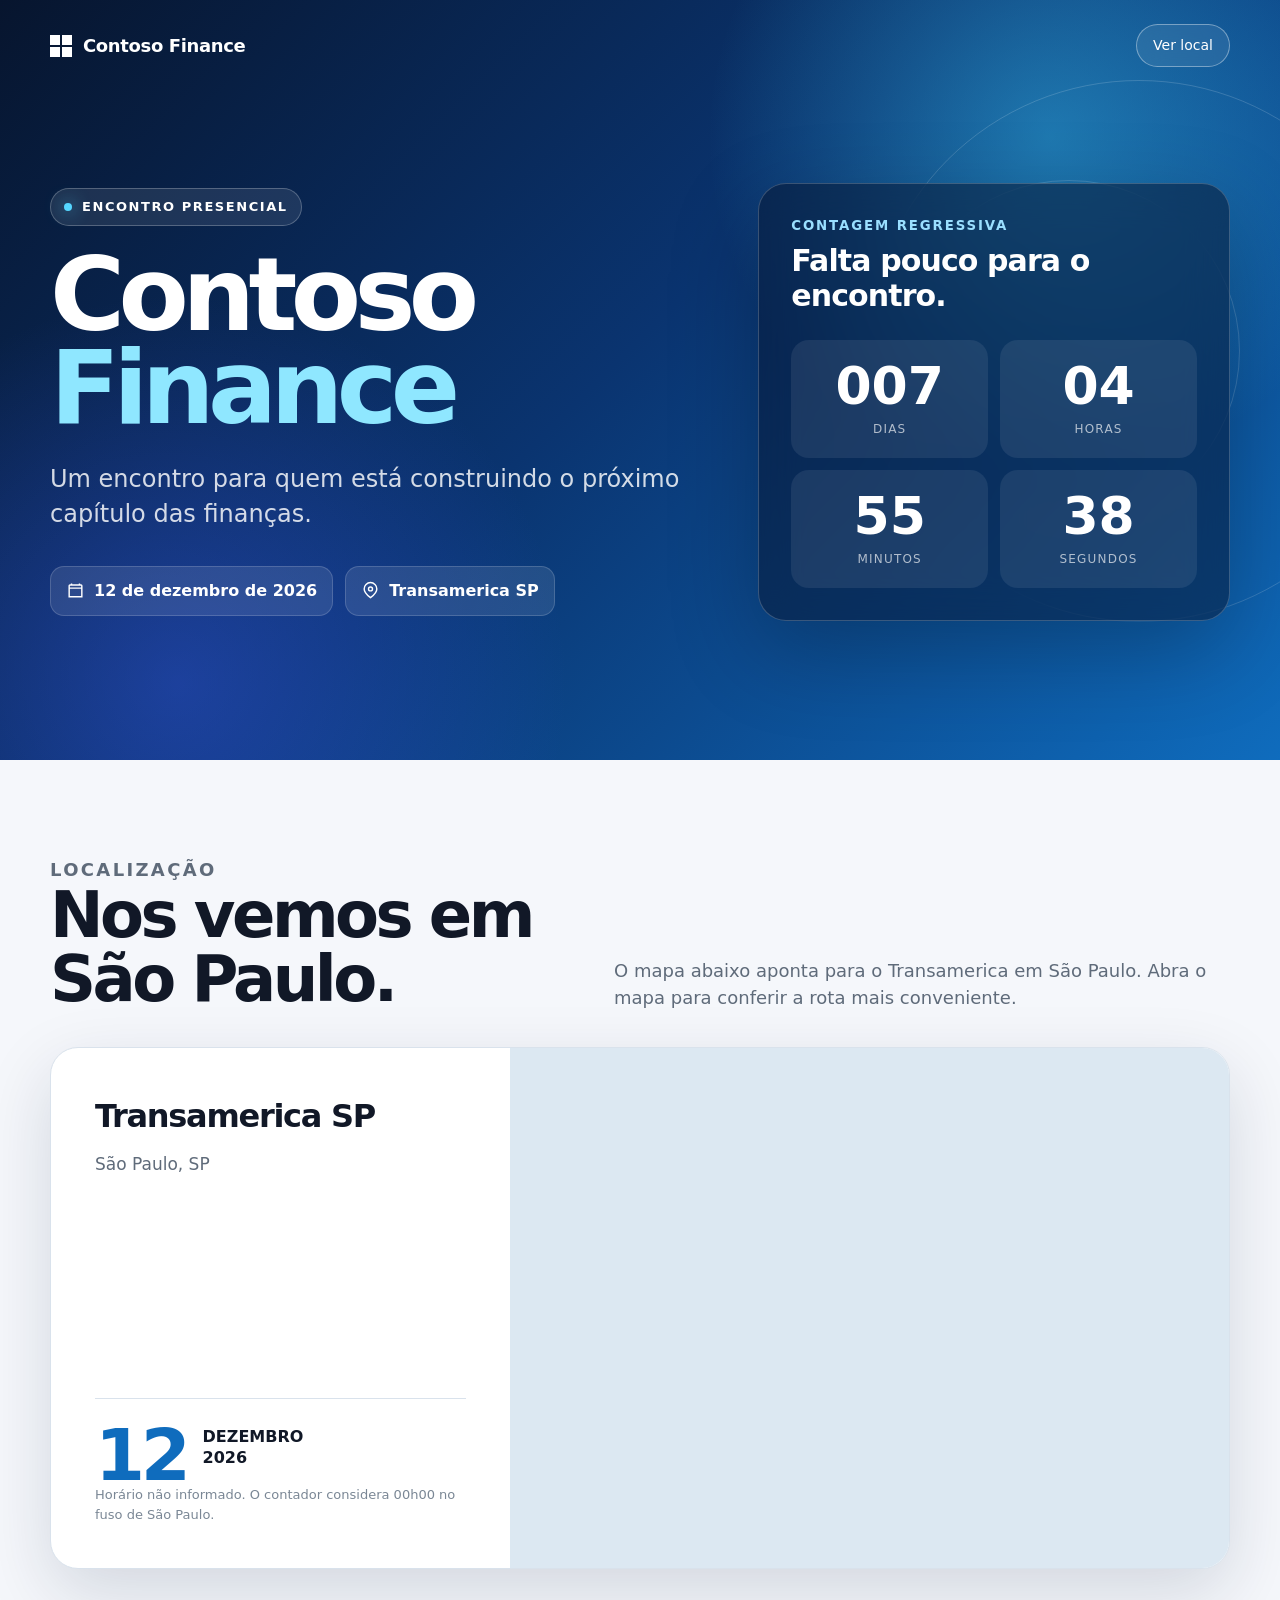
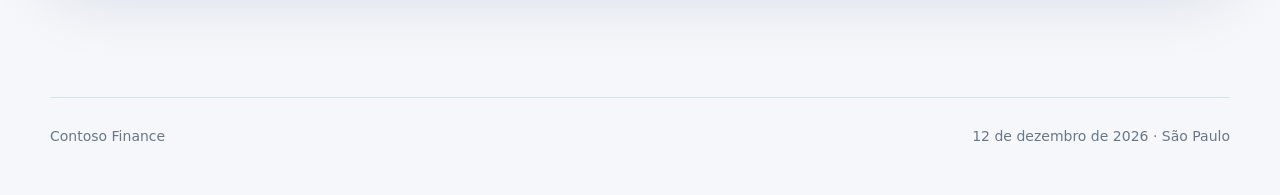
<file: pages/contoso-finance-2026/index.html>
<!doctype html>
<html lang="pt-BR">
<head>
  <meta charset="utf-8" />
  <meta name="viewport" content="width=device-width, initial-scale=1" />
  <meta name="theme-color" content="#0b1220" />
  <meta name="description" content="Contoso Finance, em 12 de dezembro de 2026, no Transamerica SP." />
  <title>Contoso Finance | 12 de dezembro</title>
  <style>
    :root{--blue:#0f6cbd;--cyan:#33b8e6;--ink:#111827;--muted:#5f6b7a;--line:#d9e2ec;--canvas:#f5f7fb;--radius:28px;--shadow:0 24px 70px rgba(7,25,54,.14)}
    *{box-sizing:border-box}html{scroll-behavior:smooth}body{margin:0;background:var(--canvas);color:var(--ink);font-family:"Segoe UI",SegoeUI,system-ui,-apple-system,BlinkMacSystemFont,Arial,sans-serif;line-height:1.5}a{color:inherit}.shell{width:min(1180px,calc(100% - 40px));margin-inline:auto}.topbar{position:absolute;inset:0 0 auto;z-index:3;padding:24px 0;color:#fff}.nav{display:flex;align-items:center;justify-content:space-between;gap:20px}.brand{display:flex;align-items:center;gap:11px;font-size:18px;font-weight:650;letter-spacing:-.02em}.mark{display:grid;grid-template-columns:repeat(2,10px);grid-template-rows:repeat(2,10px);gap:2px}.mark i{display:block;background:#fff}.nav a{font-size:14px;text-decoration:none;padding:10px 16px;border:1px solid rgba(255,255,255,.38);border-radius:999px;background:rgba(255,255,255,.08);backdrop-filter:blur(12px)}
    .hero{position:relative;min-height:760px;display:grid;align-items:center;overflow:hidden;color:#fff;background:radial-gradient(circle at 82% 18%,rgba(58,200,245,.42),transparent 28%),radial-gradient(circle at 14% 90%,rgba(64,95,255,.35),transparent 30%),linear-gradient(135deg,#07152e 0%,#0a3470 48%,#0f6cbd 100%)}.hero:before,.hero:after{content:"";position:absolute;border:1px solid rgba(255,255,255,.16);border-radius:50%}.hero:before{width:540px;height:540px;right:-130px;top:80px}.hero:after{width:340px;height:340px;right:40px;top:180px}.hero-grid{position:relative;z-index:2;display:grid;grid-template-columns:minmax(0,1.15fr) minmax(320px,.85fr);gap:70px;align-items:center;padding:128px 0 84px}.eyebrow{display:inline-flex;align-items:center;gap:10px;margin:0 0 22px;padding:8px 13px;border:1px solid rgba(255,255,255,.24);border-radius:999px;background:rgba(255,255,255,.09);font-size:13px;font-weight:700;letter-spacing:.12em;text-transform:uppercase}.dot{width:8px;height:8px;border-radius:50%;background:#55d6ff;box-shadow:0 0 18px #55d6ff}h1{max-width:760px;margin:0;font-size:clamp(56px,8vw,108px);line-height:.91;letter-spacing:-.065em;font-weight:720}h1 span{display:block;color:#8fe7ff}.lead{max-width:640px;margin:28px 0 0;font-size:clamp(18px,2vw,24px);line-height:1.45;color:rgba(255,255,255,.82)}.facts{display:flex;flex-wrap:wrap;gap:12px;margin-top:34px}.pill{display:flex;align-items:center;gap:9px;padding:12px 15px;border-radius:14px;background:rgba(255,255,255,.1);border:1px solid rgba(255,255,255,.16);font-weight:600}.pill svg{width:19px;height:19px}.count-card{position:relative;padding:32px;border:1px solid rgba(255,255,255,.2);border-radius:var(--radius);background:rgba(7,20,46,.52);box-shadow:0 30px 90px rgba(0,0,0,.24);backdrop-filter:blur(20px)}.count-card small{display:block;color:#9adfff;font-weight:700;letter-spacing:.14em;text-transform:uppercase}.count-card h2{margin:9px 0 27px;font-size:30px;line-height:1.15;letter-spacing:-.03em}.countdown{display:grid;grid-template-columns:repeat(2,1fr);gap:12px}.time{padding:20px 12px;border-radius:18px;background:rgba(255,255,255,.08);text-align:center}.time strong{display:block;font-size:clamp(34px,5vw,52px);line-height:1;font-variant-numeric:tabular-nums}.time span{display:block;margin-top:8px;color:rgba(255,255,255,.66);font-size:12px;text-transform:uppercase;letter-spacing:.1em}
    main{padding:96px 0}.section-head{display:grid;grid-template-columns:.9fr 1.1fr;gap:60px;margin-bottom:36px;align-items:end}.kicker{margin:0 0 8px;color:var(--blue);font-size:13px;font-weight:750;letter-spacing:.13em;text-transform:uppercase}.section-head h2{margin:0;font-size:clamp(38px,5vw,64px);line-height:1;letter-spacing:-.055em}.section-head p{margin:0;color:var(--muted);font-size:18px}.venue{display:grid;grid-template-columns:.78fr 1.22fr;min-height:520px;overflow:hidden;border:1px solid var(--line);border-radius:var(--radius);background:#fff;box-shadow:var(--shadow)}.venue-copy{display:flex;flex-direction:column;justify-content:space-between;padding:44px}.venue-copy h3{margin:0 0 12px;font-size:32px;letter-spacing:-.04em}.venue-copy p{margin:0;color:var(--muted);font-size:17px}.date-lock{margin-top:28px;padding-top:28px;border-top:1px solid var(--line)}.big-date{display:flex;align-items:flex-start;gap:16px}.big-date strong{font-size:72px;line-height:.8;color:var(--blue);letter-spacing:-.06em}.big-date span{font-weight:650;line-height:1.3}.map{min-height:440px;background:#dce8f2}.map iframe{display:block;width:100%;height:100%;min-height:520px;border:0;filter:saturate(.8) contrast(.96)}.note{margin-top:18px;font-size:13px!important;color:#7a8795!important}footer{padding:32px 0 48px;color:#6b7785}.foot{display:flex;justify-content:space-between;gap:20px;padding-top:28px;border-top:1px solid var(--line);font-size:14px}
    @media(max-width:860px){.shell{width:min(100% - 32px,1180px)}.hero{min-height:auto}.hero-grid{grid-template-columns:1fr;gap:44px;padding-top:132px}.count-card{max-width:560px}.section-head,.venue{grid-template-columns:1fr}.section-head{gap:18px}.venue-copy{min-height:390px}.map iframe{min-height:430px}.hero:before{right:-360px}.hero:after{right:-190px}}
    @media(max-width:520px){.shell{width:calc(100% - 24px)}.topbar{padding-top:18px}.nav a{display:none}.hero-grid{padding:112px 0 56px}.eyebrow{font-size:11px}h1{font-size:clamp(52px,18vw,78px)}.lead{font-size:18px}.facts{gap:8px}.pill{width:100%;padding:11px 13px}.count-card{padding:22px;border-radius:22px}.count-card h2{font-size:25px}.time{padding:17px 8px}.time strong{font-size:38px}main{padding:68px 0}.section-head h2{font-size:42px}.venue{border-radius:22px}.venue-copy{padding:28px;min-height:350px}.big-date strong{font-size:60px}.map iframe{min-height:360px}.foot{flex-direction:column}}
    @media(prefers-reduced-motion:reduce){html{scroll-behavior:auto}}
  </style>
</head>
<body>
  <header class="topbar"><div class="shell nav"><div class="brand"><span class="mark" aria-hidden="true"><i></i><i></i><i></i><i></i></span>Contoso Finance</div><a href="#local">Ver local</a></div></header>
  <section class="hero"><div class="shell hero-grid"><div><p class="eyebrow"><span class="dot"></span>Encontro presencial</p><h1>Contoso <span>Finance</span></h1><p class="lead">Um encontro para quem está construindo o próximo capítulo das finanças.</p><div class="facts"><div class="pill"><svg viewBox="0 0 24 24" fill="none" stroke="currentColor" stroke-width="1.8"><path d="M7 3v3m10-3v3M4 9h16M5 5h14a1 1 0 0 1 1 1v14H4V6a1 1 0 0 1 1-1Z"/></svg>12 de dezembro de 2026</div><div class="pill"><svg viewBox="0 0 24 24" fill="none" stroke="currentColor" stroke-width="1.8"><path d="M20 10c0 5-8 11-8 11S4 15 4 10a8 8 0 1 1 16 0Z"/><circle cx="12" cy="10" r="2.5"/></svg>Transamerica SP</div></div></div><aside class="count-card" aria-live="polite"><small>Contagem regressiva</small><h2>Falta pouco para o encontro.</h2><div class="countdown"><div class="time"><strong id="days">000</strong><span>dias</span></div><div class="time"><strong id="hours">00</strong><span>horas</span></div><div class="time"><strong id="minutes">00</strong><span>minutos</span></div><div class="time"><strong id="seconds">00</strong><span>segundos</span></div></div></aside></div></section>
  <main><div class="shell" id="local"><div class="section-head"><div><p class="kicker">Localização</p><h2>Nos vemos em São Paulo.</h2></div><p>O mapa abaixo aponta para o Transamerica em São Paulo. Abra o mapa para conferir a rota mais conveniente.</p></div><section class="venue"><div class="venue-copy"><div><h3>Transamerica SP</h3><p>São Paulo, SP</p></div><div class="date-lock"><div class="big-date"><strong>12</strong><span>DEZEMBRO<br>2026</span></div><p class="note">Horário não informado. O contador considera 00h00 no fuso de São Paulo.</p></div></div><div class="map"><iframe title="Mapa do Transamerica em São Paulo" loading="lazy" referrerpolicy="no-referrer-when-downgrade" src="https://www.google.com/maps?q=Transamerica%20SP&output=embed"></iframe></div></section></div></main>
  <footer><div class="shell foot"><span>Contoso Finance</span><span>12 de dezembro de 2026 · São Paulo</span></div></footer>
  <script>(()=>{const target=new Date('2026-12-12T00:00:00-03:00').getTime(),ids=['days','hours','minutes','seconds'];function tick(){const diff=Math.max(0,target-Date.now()),v=[Math.floor(diff/864e5),Math.floor(diff%864e5/36e5),Math.floor(diff%36e5/6e4),Math.floor(diff%6e4/1e3)];ids.forEach((id,i)=>document.getElementById(id).textContent=String(v[i]).padStart(i?2:3,'0'));if(diff===0)document.querySelector('.count-card h2').textContent='Hoje é o grande dia.'}tick();setInterval(tick,1000)})();</script>
</body>
</html>
</file>
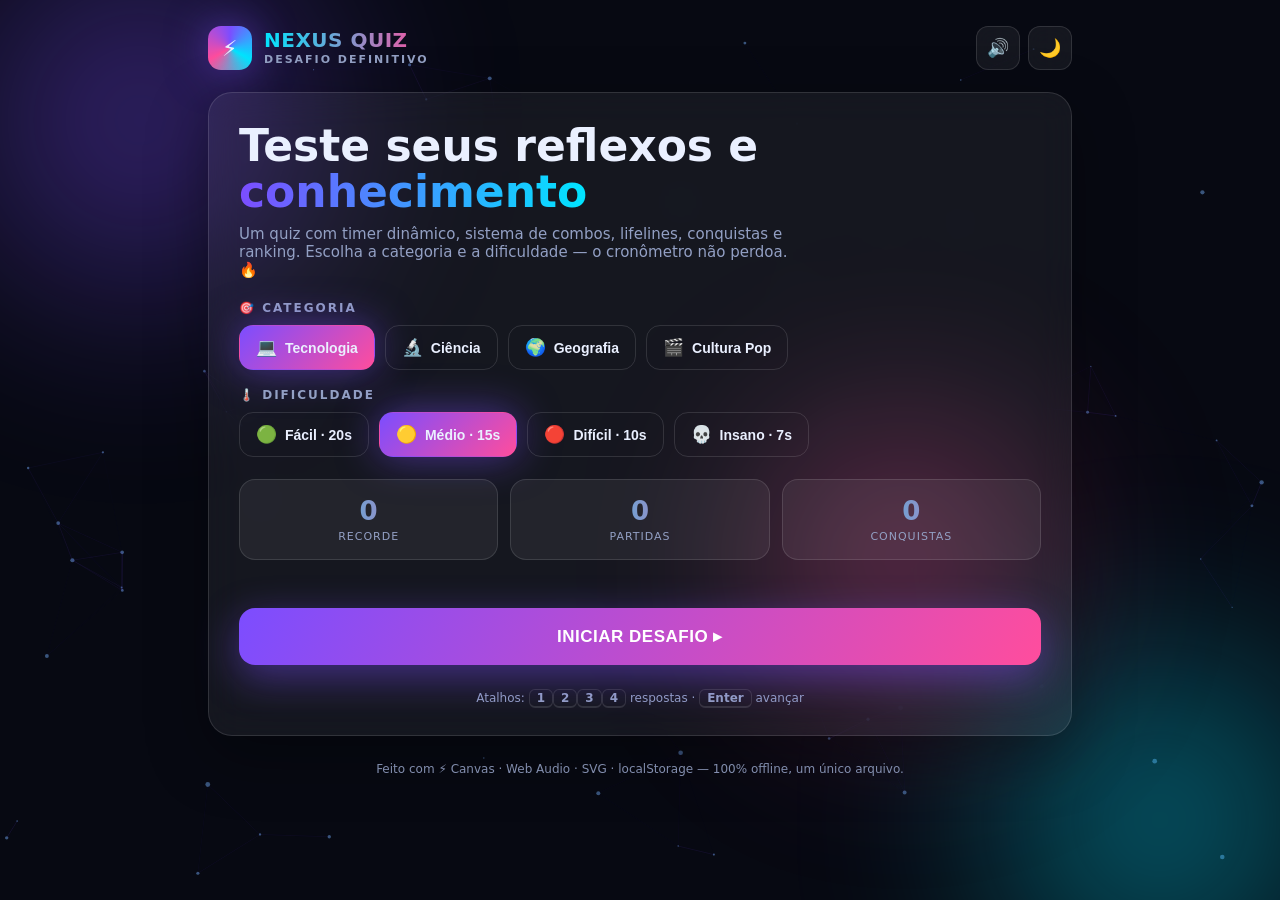
<file: pages/nexus-quiz/index.html>
<!DOCTYPE html>
<html lang="pt-BR">
<head>
<meta charset="UTF-8" />
<meta name="viewport" content="width=device-width, initial-scale=1.0" />
<title>NEXUS QUIZ · Desafio Definitivo</title>
<style>
:root{
  --bg:#070912; --bg2:#0d1023; --card:rgba(255,255,255,.06);
  --stroke:rgba(255,255,255,.12); --txt:#eaf0ff; --muted:#93a0c4;
  --c1:#7c4dff; --c2:#00e5ff; --c3:#ff4d9d; --ok:#26e6a5; --bad:#ff5470;
  --warn:#ffcf5c; --glow:0 0 40px rgba(124,77,255,.5);
}
[data-theme="light"]{
  --bg:#eef1fb; --bg2:#dfe4f7; --card:rgba(255,255,255,.7);
  --stroke:rgba(20,25,60,.12); --txt:#141a3a; --muted:#5b6690;
  --glow:0 0 40px rgba(124,77,255,.25);
}
*{box-sizing:border-box;margin:0;padding:0}
html,body{height:100%}
body{
  font-family:'Segoe UI',system-ui,-apple-system,sans-serif;
  background:var(--bg); color:var(--txt); overflow-x:hidden;
  transition:background .6s ease,color .4s ease;
  -webkit-font-smoothing:antialiased;
}
#bgCanvas{position:fixed;inset:0;z-index:0;opacity:.9}
.blob{position:fixed;border-radius:50%;filter:blur(90px);opacity:.5;z-index:0;pointer-events:none;animation:float 18s ease-in-out infinite}
.blob.a{width:520px;height:520px;background:radial-gradient(circle,var(--c1),transparent 70%);top:-140px;left:-120px}
.blob.b{width:480px;height:480px;background:radial-gradient(circle,var(--c2),transparent 70%);bottom:-160px;right:-120px;animation-delay:-6s}
.blob.c{width:400px;height:400px;background:radial-gradient(circle,var(--c3),transparent 70%);top:40%;left:55%;animation-delay:-11s}
@keyframes float{0%,100%{transform:translate(0,0) scale(1)}33%{transform:translate(60px,-40px) scale(1.1)}66%{transform:translate(-40px,50px) scale(.95)}}

.wrap{position:relative;z-index:2;max-width:900px;margin:0 auto;padding:26px 18px 60px;min-height:100vh}

/* Top bar */
.topbar{display:flex;align-items:center;justify-content:space-between;gap:12px;margin-bottom:22px}
.brand{display:flex;align-items:center;gap:12px;font-weight:800;letter-spacing:.5px}
.logo{width:44px;height:44px;border-radius:13px;display:grid;place-items:center;
  background:conic-gradient(from 0deg,var(--c1),var(--c2),var(--c3),var(--c1));
  box-shadow:var(--glow);animation:spin 8s linear infinite}
.logo span{font-size:22px}
@keyframes spin{to{transform:rotate(360deg)}}
.brand h1{font-size:20px;line-height:1;background:linear-gradient(90deg,var(--c2),var(--c3));-webkit-background-clip:text;background-clip:text;color:transparent}
.brand small{display:block;color:var(--muted);font-weight:600;font-size:11px;letter-spacing:2px;margin-top:3px}
.controls{display:flex;gap:8px}
.icon-btn{width:44px;height:44px;border-radius:12px;border:1px solid var(--stroke);background:var(--card);
  color:var(--txt);cursor:pointer;font-size:18px;display:grid;place-items:center;
  backdrop-filter:blur(12px);transition:transform .2s,background .3s}
.icon-btn:hover{transform:translateY(-2px) scale(1.05);background:rgba(124,77,255,.2)}
.icon-btn:active{transform:scale(.92)}

/* Glass panel */
.panel{background:var(--card);border:1px solid var(--stroke);border-radius:24px;
  padding:30px;backdrop-filter:blur(18px);box-shadow:0 20px 60px rgba(0,0,0,.35);
  animation:rise .6s cubic-bezier(.2,.8,.2,1)}
@keyframes rise{from{opacity:0;transform:translateY(24px)}to{opacity:1;transform:none}}

/* ===== Start screen ===== */
.hero h2{font-size:clamp(28px,5vw,44px);line-height:1.05;margin-bottom:10px}
.hero .grad{background:linear-gradient(90deg,var(--c1),var(--c2),var(--c3));-webkit-background-clip:text;background-clip:text;color:transparent;background-size:200%;animation:shine 5s linear infinite}
@keyframes shine{to{background-position:200%}}
.hero p{color:var(--muted);max-width:560px;margin-bottom:22px;font-size:15px}
.field-label{font-size:12px;letter-spacing:2px;color:var(--muted);text-transform:uppercase;margin:18px 0 10px;font-weight:700}
.chips{display:flex;flex-wrap:wrap;gap:10px}
.chip{border:1px solid var(--stroke);background:transparent;color:var(--txt);cursor:pointer;
  padding:11px 16px;border-radius:14px;font-size:14px;font-weight:600;display:flex;align-items:center;gap:8px;
  transition:all .25s}
.chip:hover{border-color:var(--c2);transform:translateY(-2px)}
.chip.on{background:linear-gradient(135deg,var(--c1),var(--c3));border-color:transparent;box-shadow:var(--glow)}
.chip .em{font-size:17px}
.diff-row{display:flex;gap:10px;flex-wrap:wrap}
.stat-cards{display:grid;grid-template-columns:repeat(3,1fr);gap:12px;margin:22px 0}
.mini{background:var(--card);border:1px solid var(--stroke);border-radius:16px;padding:16px;text-align:center}
.mini .n{font-size:26px;font-weight:800;background:linear-gradient(90deg,var(--c2),var(--c3));-webkit-background-clip:text;background-clip:text;color:transparent}
.mini .l{font-size:11px;color:var(--muted);letter-spacing:1px;text-transform:uppercase;margin-top:4px}
.cta{margin-top:26px;width:100%;border:none;cursor:pointer;color:#fff;font-size:17px;font-weight:800;letter-spacing:.5px;
  padding:18px;border-radius:16px;background:linear-gradient(120deg,var(--c1),var(--c3));position:relative;overflow:hidden;
  box-shadow:0 12px 40px rgba(124,77,255,.45);transition:transform .2s}
.cta:hover{transform:translateY(-3px)}
.cta:active{transform:scale(.98)}
.cta::after{content:'';position:absolute;top:0;left:-60%;width:40%;height:100%;
  background:linear-gradient(90deg,transparent,rgba(255,255,255,.45),transparent);animation:sweep 3s infinite}
@keyframes sweep{0%{left:-60%}60%,100%{left:130%}}

/* ===== HUD ===== */
.hud{display:flex;align-items:center;justify-content:space-between;gap:14px;margin-bottom:18px;flex-wrap:wrap}
.hud .left{display:flex;align-items:center;gap:14px}
.timer-ring{position:relative;width:64px;height:64px}
.timer-ring svg{transform:rotate(-90deg)}
.timer-ring .val{position:absolute;inset:0;display:grid;place-items:center;font-weight:800;font-size:20px}
.badge-pill{display:flex;align-items:center;gap:6px;background:var(--card);border:1px solid var(--stroke);
  padding:9px 14px;border-radius:30px;font-weight:700;font-size:14px}
.combo{background:linear-gradient(135deg,var(--warn),var(--c3));color:#111;border:none;
  box-shadow:0 0 24px rgba(255,207,92,.6);animation:pulse 1s ease-in-out infinite}
@keyframes pulse{0%,100%{transform:scale(1)}50%{transform:scale(1.06)}}
.score-num{font-variant-numeric:tabular-nums}

.progress-track{height:9px;border-radius:8px;background:var(--stroke);overflow:hidden;margin-bottom:22px}
.progress-fill{height:100%;width:0;border-radius:8px;background:linear-gradient(90deg,var(--c1),var(--c2),var(--c3));
  background-size:200%;animation:shine 3s linear infinite;transition:width .5s cubic-bezier(.2,.8,.2,1)}

/* Question */
.q-cat{display:inline-flex;align-items:center;gap:7px;font-size:12px;font-weight:700;letter-spacing:1px;
  color:var(--c2);text-transform:uppercase;margin-bottom:12px}
.q-text{font-size:clamp(20px,3.4vw,28px);font-weight:800;line-height:1.25;margin-bottom:24px}
.answers{display:grid;grid-template-columns:1fr 1fr;gap:14px}
@media(max-width:600px){.answers{grid-template-columns:1fr}.stat-cards{grid-template-columns:1fr}}
.ans{position:relative;text-align:left;cursor:pointer;border:1px solid var(--stroke);background:var(--card);
  color:var(--txt);padding:18px 18px 18px 56px;border-radius:16px;font-size:16px;font-weight:600;
  transition:transform .18s,border-color .25s,background .25s;transform-style:preserve-3d}
.ans:hover:not(:disabled){transform:translateY(-3px);border-color:var(--c2)}
.ans:disabled{cursor:default}
.ans .key{position:absolute;left:14px;top:50%;transform:translateY(-50%);width:30px;height:30px;border-radius:9px;
  display:grid;place-items:center;font-weight:800;font-size:14px;background:rgba(124,77,255,.25);border:1px solid var(--stroke)}
.ans.correct{background:linear-gradient(135deg,rgba(38,230,165,.25),rgba(38,230,165,.08));border-color:var(--ok);animation:pop .4s}
.ans.wrong{background:linear-gradient(135deg,rgba(255,84,112,.25),rgba(255,84,112,.08));border-color:var(--bad);animation:shake .4s}
.ans.correct .key{background:var(--ok);color:#04160f}
.ans.wrong .key{background:var(--bad);color:#2a0710}
.ans.faded{opacity:.28;filter:grayscale(.5)}
@keyframes pop{0%{transform:scale(1)}40%{transform:scale(1.04)}100%{transform:scale(1)}}
@keyframes shake{0%,100%{transform:translateX(0)}20%{transform:translateX(-8px)}40%{transform:translateX(8px)}60%{transform:translateX(-5px)}80%{transform:translateX(5px)}}

.lifelines{display:flex;gap:10px;margin-top:20px;flex-wrap:wrap}
.life{border:1px solid var(--stroke);background:var(--card);color:var(--txt);cursor:pointer;
  padding:11px 15px;border-radius:13px;font-weight:700;font-size:13px;display:flex;align-items:center;gap:7px;transition:all .2s}
.life:hover:not(:disabled){border-color:var(--c3);transform:translateY(-2px)}
.life:disabled{opacity:.35;cursor:not-allowed}

.explain{margin-top:18px;padding:16px 18px;border-radius:14px;border:1px dashed var(--stroke);
  background:rgba(0,229,255,.06);font-size:14px;color:var(--txt);display:none;animation:rise .4s}
.explain.show{display:block}
.explain b{color:var(--c2)}
.next-btn{margin-top:18px;float:right;border:none;cursor:pointer;color:#fff;font-weight:800;
  padding:14px 30px;border-radius:14px;background:linear-gradient(120deg,var(--c2),var(--c1));
  box-shadow:0 8px 30px rgba(0,229,255,.35);transition:transform .2s;display:none}
.next-btn.show{display:inline-block}
.next-btn:hover{transform:translateY(-2px)}

/* Toast / achievements */
.toast-wrap{position:fixed;top:20px;right:20px;z-index:50;display:flex;flex-direction:column;gap:10px}
.toast{display:flex;align-items:center;gap:12px;background:var(--bg2);border:1px solid var(--stroke);
  border-radius:14px;padding:14px 18px;box-shadow:0 12px 40px rgba(0,0,0,.4);
  animation:slideIn .5s cubic-bezier(.2,.9,.2,1);max-width:320px}
.toast .ic{font-size:26px}
.toast .tt{font-weight:800;font-size:14px}
.toast .ts{font-size:12px;color:var(--muted)}
@keyframes slideIn{from{transform:translateX(120%);opacity:0}to{transform:none;opacity:1}}
@keyframes slideOut{to{transform:translateX(120%);opacity:0}}

/* Results */
.result-head{text-align:center;margin-bottom:20px}
.donut{position:relative;width:200px;height:200px;margin:0 auto 10px}
.donut svg{transform:rotate(-90deg)}
.donut .center{position:absolute;inset:0;display:grid;place-items:center;text-align:center}
.donut .center .big{font-size:44px;font-weight:900;line-height:1;background:linear-gradient(90deg,var(--c2),var(--c3));-webkit-background-clip:text;background-clip:text;color:transparent}
.donut .center .sub{font-size:12px;color:var(--muted);letter-spacing:1px}
.rank-title{font-size:26px;font-weight:900;margin-top:6px}
.result-grid{display:grid;grid-template-columns:repeat(4,1fr);gap:12px;margin:22px 0}
@media(max-width:600px){.result-grid{grid-template-columns:repeat(2,1fr)}}
.review{margin-top:14px}
.review h3{font-size:13px;letter-spacing:2px;color:var(--muted);text-transform:uppercase;margin-bottom:12px}
.rev-item{display:flex;gap:12px;align-items:flex-start;padding:12px 14px;border-radius:12px;border:1px solid var(--stroke);margin-bottom:8px;font-size:14px}
.rev-item .dot{width:22px;height:22px;border-radius:50%;flex:0 0 22px;display:grid;place-items:center;font-size:12px;font-weight:800}
.dot.ok{background:var(--ok);color:#04160f}.dot.no{background:var(--bad);color:#2a0710}
.rev-item .qt{font-weight:700;margin-bottom:2px}
.rev-item .qa{color:var(--muted);font-size:12.5px}
.btn-row{display:flex;gap:12px;margin-top:22px;flex-wrap:wrap}
.btn-row button{flex:1;min-width:140px;border:none;cursor:pointer;font-weight:800;padding:16px;border-radius:14px;font-size:15px;transition:transform .2s}
.btn-primary{color:#fff;background:linear-gradient(120deg,var(--c1),var(--c3));box-shadow:0 10px 34px rgba(124,77,255,.4)}
.btn-ghost{color:var(--txt);background:var(--card);border:1px solid var(--stroke)!important}
.btn-row button:hover{transform:translateY(-2px)}

.leaderboard{margin-top:22px}
.lb-row{display:flex;align-items:center;gap:12px;padding:11px 14px;border-radius:12px;border:1px solid var(--stroke);margin-bottom:7px}
.lb-row .rk{width:30px;height:30px;border-radius:9px;display:grid;place-items:center;font-weight:800;background:var(--card)}
.lb-row.gold .rk{background:linear-gradient(135deg,#ffd76a,#ff9a3c);color:#3a2400}
.lb-row.silver .rk{background:linear-gradient(135deg,#dfe6f5,#a9b4d0);color:#22283a}
.lb-row.bronze .rk{background:linear-gradient(135deg,#e2a06a,#b06a34);color:#2a1608}
.lb-row .nm{flex:1;font-weight:700}
.lb-row .sc{font-weight:800;color:var(--c2)}
#confetti{position:fixed;inset:0;z-index:40;pointer-events:none}
.hidden{display:none!important}
.foot{text-align:center;color:var(--muted);font-size:12px;margin-top:26px}
.kbd{border:1px solid var(--stroke);border-bottom-width:2px;border-radius:6px;padding:1px 7px;font-size:12px;font-weight:700}
</style>
</head>
<body data-theme="dark">
<canvas id="bgCanvas"></canvas>
<div class="blob a"></div><div class="blob b"></div><div class="blob c"></div>
<canvas id="confetti"></canvas>
<div class="toast-wrap" id="toasts"></div>

<div class="wrap">
  <div class="topbar">
    <div class="brand">
      <div class="logo"><span>⚡</span></div>
      <div><h1>NEXUS QUIZ</h1><small>DESAFIO DEFINITIVO</small></div>
    </div>
    <div class="controls">
      <button class="icon-btn" id="soundBtn" title="Som">🔊</button>
      <button class="icon-btn" id="themeBtn" title="Tema">🌙</button>
    </div>
  </div>

  <!-- START -->
  <section id="start" class="panel hero">
    <h2>Teste seus reflexos e <span class="grad">conhecimento</span></h2>
    <p>Um quiz com timer dinâmico, sistema de combos, lifelines, conquistas e ranking. Escolha a categoria e a dificuldade — o cronômetro não perdoa. 🔥</p>

    <div class="field-label">🎯 Categoria</div>
    <div class="chips" id="catChips"></div>

    <div class="field-label">🌡️ Dificuldade</div>
    <div class="diff-row" id="diffRow"></div>

    <div class="stat-cards">
      <div class="mini"><div class="n" id="sBest">0</div><div class="l">Recorde</div></div>
      <div class="mini"><div class="n" id="sGames">0</div><div class="l">Partidas</div></div>
      <div class="mini"><div class="n" id="sBadges">0</div><div class="l">Conquistas</div></div>
    </div>

    <button class="cta" id="startBtn">INICIAR DESAFIO ▸</button>
    <div class="foot">Atalhos: <span class="kbd">1</span><span class="kbd">2</span><span class="kbd">3</span><span class="kbd">4</span> respostas · <span class="kbd">Enter</span> avançar</div>
  </section>

  <!-- GAME -->
  <section id="game" class="panel hidden">
    <div class="hud">
      <div class="left">
        <div class="timer-ring">
          <svg width="64" height="64"><circle cx="32" cy="32" r="28" stroke="rgba(255,255,255,.12)" stroke-width="6" fill="none"/>
          <circle id="timerArc" cx="32" cy="32" r="28" stroke="url(#g1)" stroke-width="6" fill="none" stroke-linecap="round" stroke-dasharray="176" stroke-dashoffset="0"/>
          <defs><linearGradient id="g1"><stop offset="0" stop-color="#00e5ff"/><stop offset="1" stop-color="#ff4d9d"/></linearGradient></defs></svg>
          <div class="val" id="timerVal">15</div>
        </div>
        <div class="badge-pill">🏅 <span class="score-num" id="hudScore">0</span></div>
      </div>
      <div class="left">
        <div class="badge-pill" id="streakPill">🔥 <span id="hudStreak">0</span></div>
        <div class="badge-pill" id="comboPill">⚡ x1</div>
      </div>
    </div>
    <div class="progress-track"><div class="progress-fill" id="prog"></div></div>

    <div class="q-cat" id="qCat">CATEGORIA</div>
    <div class="q-text" id="qText">Pergunta…</div>
    <div class="answers" id="answers"></div>

    <div class="lifelines">
      <button class="life" id="ll5050">✂️ 50/50</button>
      <button class="life" id="llTime">⏱️ +5s</button>
      <button class="life" id="llSkip">⏭️ Pular</button>
      <button class="life" id="llHint">💡 Dica</button>
    </div>

    <div class="explain" id="explain"></div>
    <button class="next-btn" id="nextBtn">Próxima ▸</button>
    <div style="clear:both"></div>
  </section>

  <!-- RESULT -->
  <section id="result" class="panel hidden">
    <div class="result-head">
      <div class="donut">
        <svg width="200" height="200"><circle cx="100" cy="100" r="86" stroke="rgba(255,255,255,.1)" stroke-width="16" fill="none"/>
        <circle id="donutArc" cx="100" cy="100" r="86" stroke="url(#g2)" stroke-width="16" fill="none" stroke-linecap="round" stroke-dasharray="540" stroke-dashoffset="540"/>
        <defs><linearGradient id="g2"><stop offset="0" stop-color="#7c4dff"/><stop offset=".5" stop-color="#00e5ff"/><stop offset="1" stop-color="#ff4d9d"/></linearGradient></defs></svg>
        <div class="center"><div><div class="big" id="rPct">0%</div><div class="sub">ACERTOS</div></div></div>
      </div>
      <div class="rank-title" id="rRank">—</div>
    </div>
    <div class="result-grid">
      <div class="mini"><div class="n" id="rScore">0</div><div class="l">Pontos</div></div>
      <div class="mini"><div class="n" id="rCorrect">0</div><div class="l">Corretas</div></div>
      <div class="mini"><div class="n" id="rStreak">0</div><div class="l">Maior sequência</div></div>
      <div class="mini"><div class="n" id="rTime">0s</div><div class="l">Tempo médio</div></div>
    </div>

    <div class="review"><h3>📋 Revisão</h3><div id="reviewList"></div></div>
    <div class="leaderboard"><h3 style="font-size:13px;letter-spacing:2px;color:var(--muted);text-transform:uppercase;margin-bottom:12px">🏆 Ranking local</h3><div id="lbList"></div></div>

    <div class="btn-row">
      <button class="btn-primary" id="againBtn">Jogar de novo ↻</button>
      <button class="btn-ghost" id="homeBtn">Menu inicial</button>
    </div>
  </section>

  <div class="foot">Feito com ⚡ Canvas · Web Audio · SVG · localStorage — 100% offline, um único arquivo.</div>
</div>

<script>
/* ================= DATA ================= */
const BANK = {
  tech:{name:"Tecnologia",emoji:"💻",q:[
    {q:"O que significa a sigla 'API'?",a:["Application Programming Interface","Advanced Program Integration","Applied Process Interface","Automated Protocol Instance"],c:0,e:"API = Application Programming Interface: contrato que permite softwares conversarem."},
    {q:"Qual estrutura de dados funciona no princípio LIFO?",a:["Fila","Pilha","Árvore","Grafo"],c:1,e:"Pilha (Stack) = Last In, First Out."},
    {q:"Qual empresa criou a linguagem TypeScript?",a:["Google","Meta","Microsoft","Oracle"],c:2,e:"TypeScript foi criado pela Microsoft em 2012."},
    {q:"Quantos bits há em 1 byte?",a:["4","8","16","32"],c:1,e:"1 byte = 8 bits."},
    {q:"O que o 'S' de HTTPS adiciona ao HTTP?",a:["Speed","Security","Sync","Session"],c:1,e:"O 'S' = Secure (via TLS/SSL)."},
    {q:"Qual algoritmo tem complexidade média O(n log n)?",a:["Bubble Sort","Insertion Sort","Merge Sort","Selection Sort"],c:2,e:"Merge Sort é O(n log n) em todos os casos."},
    {q:"Em Git, qual comando cria uma nova ramificação?",a:["git fork","git branch","git split","git new"],c:1,e:"'git branch <nome>' cria uma nova branch."},
    {q:"Qual protocolo resolve nomes de domínio em IPs?",a:["DHCP","FTP","DNS","SMTP"],c:2,e:"DNS = Domain Name System."}
  ]},
  science:{name:"Ciência",emoji:"🔬",q:[
    {q:"Qual é o elemento químico mais abundante no universo?",a:["Oxigênio","Hidrogênio","Hélio","Carbono"],c:1,e:"O hidrogênio compõe ~75% da matéria bariônica."},
    {q:"Quantos ossos tem o corpo humano adulto?",a:["186","206","226","246"],c:1,e:"São 206 ossos no adulto."},
    {q:"A velocidade da luz no vácuo é de aproximadamente:",a:["300 mil km/s","150 mil km/s","1 milhão km/s","30 mil km/s"],c:0,e:"≈ 299.792 km/s."},
    {q:"Qual planeta é conhecido como 'Planeta Vermelho'?",a:["Vênus","Júpiter","Marte","Saturno"],c:2,e:"Marte, pela oxidação de ferro na superfície."},
    {q:"Qual gás as plantas absorvem na fotossíntese?",a:["Oxigênio","Nitrogênio","Gás carbônico","Hidrogênio"],c:2,e:"Absorvem CO₂ e liberam O₂."},
    {q:"Quem propôs a teoria da relatividade?",a:["Newton","Einstein","Bohr","Tesla"],c:1,e:"Albert Einstein, 1905/1915."},
    {q:"Qual é a unidade de força no SI?",a:["Joule","Watt","Newton","Pascal"],c:2,e:"Newton (N) = kg·m/s²."},
    {q:"O DNA tem formato de:",a:["Hélice simples","Dupla hélice","Espiral triplo","Anel"],c:1,e:"Dupla hélice, descrita por Watson e Crick."}
  ]},
  geo:{name:"Geografia",emoji:"🌍",q:[
    {q:"Qual é o maior país do mundo em área?",a:["China","Canadá","Rússia","EUA"],c:2,e:"Rússia: ~17 milhões km²."},
    {q:"Qual rio é o mais extenso do mundo?",a:["Nilo","Amazonas","Yangtzé","Mississippi"],c:1,e:"O Amazonas é considerado o mais longo (~6.992 km)."},
    {q:"Qual a capital da Austrália?",a:["Sydney","Melbourne","Canberra","Perth"],c:2,e:"Canberra é a capital, não Sydney."},
    {q:"Quantos continentes existem?",a:["5","6","7","8"],c:2,e:"Modelo mais comum: 7 continentes."},
    {q:"Qual deserto é o maior quente do mundo?",a:["Gobi","Saara","Atacama","Kalahari"],c:1,e:"O Saara, ~9 milhões km²."},
    {q:"A Cordilheira dos Andes fica em qual continente?",a:["Ásia","África","América do Sul","Europa"],c:2,e:"América do Sul, maior cadeia continental."},
    {q:"Qual país tem mais fusos horários?",a:["EUA","Rússia","França","China"],c:2,e:"A França (com territórios ultramarinos) tem 12 fusos."},
    {q:"Qual oceano é o maior?",a:["Atlântico","Índico","Ártico","Pacífico"],c:3,e:"O Pacífico é o maior e mais profundo."}
  ]},
  culture:{name:"Cultura Pop",emoji:"🎬",q:[
    {q:"Quem dirigiu o filme 'A Origem' (Inception)?",a:["Spielberg","Nolan","Cameron","Tarantino"],c:1,e:"Christopher Nolan, 2010."},
    {q:"Qual banda lançou o álbum 'The Dark Side of the Moon'?",a:["Beatles","Queen","Pink Floyd","Led Zeppelin"],c:2,e:"Pink Floyd, 1973."},
    {q:"Em que país surgiu o gênero musical K-pop?",a:["Japão","China","Coreia do Sul","Tailândia"],c:2,e:"Coreia do Sul."},
    {q:"Qual super-herói é o 'Homem de Ferro'?",a:["Bruce Wayne","Tony Stark","Peter Parker","Clark Kent"],c:1,e:"Tony Stark."},
    {q:"Quantos filmes principais tem a saga Star Wars (episódios I-IX)?",a:["6","8","9","11"],c:2,e:"São 9 episódios na saga Skywalker."},
    {q:"Qual jogo popularizou o gênero 'battle royale' em massa?",a:["Minecraft","Fortnite","Roblox","FIFA"],c:1,e:"Fortnite explodiu o gênero em 2017."},
    {q:"Quem escreveu 'Harry Potter'?",a:["J.R.R. Tolkien","J.K. Rowling","George R.R. Martin","Rick Riordan"],c:1,e:"J.K. Rowling."},
    {q:"Qual é a série mais assistida da história da Netflix (2021)?",a:["Stranger Things","La Casa de Papel","Round 6","Wandinha"],c:2,e:"Round 6 (Squid Game) bateu recordes em 2021."}
  ]}
};
const DIFFS={
  facil:{name:"Fácil",emoji:"🟢",time:20,mult:1},
  medio:{name:"Médio",emoji:"🟡",time:15,mult:1.5},
  dificil:{name:"Difícil",emoji:"🔴",time:10,mult:2.2},
  insano:{name:"Insano",emoji:"💀",time:7,mult:3.5}
};
const RANKS=[[90,"🌟 LENDÁRIO"],[75,"🏆 MESTRE"],[60,"💎 EXPERT"],[40,"🎯 APRENDIZ"],[0,"🌱 INICIANTE"]];
const ACHIEVEMENTS={
  first:{ic:"🎯",t:"Primeiro Sangue",s:"Acertou a 1ª pergunta"},
  streak3:{ic:"🔥",t:"Em Chamas",s:"3 acertos seguidos"},
  streak5:{ic:"⚡",t:"Imparável",s:"5 acertos seguidos"},
  perfect:{ic:"👑",t:"Perfeição",s:"Gabaritou o quiz"},
  fast:{ic:"⏱️",t:"Reflexo Felino",s:"Resposta em <3s"},
  comeback:{ic:"💪",t:"Virada",s:"Acertou após errar 2x"},
  nolife:{ic:"🧘",t:"Purista",s:"Terminou sem usar lifelines"}
};

/* ================= STATE ================= */
const LS=(k,d)=>{try{return JSON.parse(localStorage.getItem(k))??d}catch{return d}};
const save=(k,v)=>localStorage.setItem(k,JSON.stringify(v));
let state={cat:"tech",diff:"medio",qs:[],i:0,score:0,streak:0,maxStreak:0,combo:1,correct:0,
  times:[],answered:false,timer:null,tleft:0,tstart:0,wrongs:0,usedLife:false,lifes:{},review:[],earned:new Set()};
let soundOn=LS("nx_sound",true);
let badges=LS("nx_badges",[]);

/* ================= AUDIO ================= */
let actx;
function beep(freq,dur=.12,type="sine",vol=.15){
  if(!soundOn)return;
  try{actx=actx||new (window.AudioContext||window.webkitAudioContext)();
  const o=actx.createOscillator(),g=actx.createGain();
  o.type=type;o.frequency.value=freq;o.connect(g);g.connect(actx.destination);
  g.gain.setValueAtTime(vol,actx.currentTime);
  g.gain.exponentialRampToValueAtTime(.0001,actx.currentTime+dur);
  o.start();o.stop(actx.currentTime+dur);}catch{}
}
const sCorrect=()=>{beep(660,.1,"sine",.16);setTimeout(()=>beep(880,.14,"sine",.16),90);};
const sWrong=()=>{beep(180,.25,"sawtooth",.12);};
const sTick=()=>beep(1200,.03,"square",.05);
const sClick=()=>beep(420,.05,"sine",.08);
const sWin=()=>{[523,659,784,1046].forEach((f,i)=>setTimeout(()=>beep(f,.18,"triangle",.16),i*120));};
const sBadge=()=>{[784,988,1318].forEach((f,i)=>setTimeout(()=>beep(f,.15,"triangle",.14),i*80));};

/* ================= BG PARTICLES ================= */
const bg=document.getElementById("bgCanvas"),bx=bg.getContext("2d");
let parts=[];
function sizeBg(){bg.width=innerWidth;bg.height=innerHeight;}
function initParts(){parts=[];for(let i=0;i<70;i++)parts.push({x:Math.random()*bg.width,y:Math.random()*bg.height,vx:(Math.random()-.5)*.4,vy:(Math.random()-.5)*.4,r:Math.random()*2+.5});}
function drawBg(){
  bx.clearRect(0,0,bg.width,bg.height);
  for(const p of parts){p.x+=p.vx;p.y+=p.vy;
    if(p.x<0||p.x>bg.width)p.vx*=-1;if(p.y<0||p.y>bg.height)p.vy*=-1;
    bx.beginPath();bx.arc(p.x,p.y,p.r,0,7);bx.fillStyle="rgba(120,180,255,.5)";bx.fill();}
  for(let i=0;i<parts.length;i++)for(let j=i+1;j<parts.length;j++){
    const a=parts[i],b=parts[j],d=Math.hypot(a.x-b.x,a.y-b.y);
    if(d<120){bx.beginPath();bx.moveTo(a.x,a.y);bx.lineTo(b.x,b.y);
      bx.strokeStyle=`rgba(124,77,255,${.14*(1-d/120)})`;bx.lineWidth=1;bx.stroke();}}
  requestAnimationFrame(drawBg);
}
addEventListener("resize",()=>{sizeBg();initParts();});
sizeBg();initParts();drawBg();

/* ================= CONFETTI ================= */
const cf=document.getElementById("confetti"),cfx=cf.getContext("2d");
let confs=[];
function sizeCf(){cf.width=innerWidth;cf.height=innerHeight;}
sizeCf();addEventListener("resize",sizeCf);
function burst(n=90,x=innerWidth/2,y=innerHeight/2){
  const cols=["#7c4dff","#00e5ff","#ff4d9d","#26e6a5","#ffcf5c"];
  for(let i=0;i<n;i++)confs.push({x,y,vx:(Math.random()-.5)*12,vy:Math.random()*-12-4,
    g:.3+Math.random()*.2,r:Math.random()*6+3,c:cols[i%cols.length],rot:Math.random()*6,vr:(Math.random()-.5)*.4,life:1});
}
function drawCf(){
  cfx.clearRect(0,0,cf.width,cf.height);
  confs=confs.filter(c=>c.life>0);
  for(const c of confs){c.vy+=c.g;c.x+=c.vx;c.y+=c.vy;c.rot+=c.vr;c.life-=.008;
    cfx.save();cfx.translate(c.x,c.y);cfx.rotate(c.rot);cfx.globalAlpha=Math.max(c.life,0);
    cfx.fillStyle=c.c;cfx.fillRect(-c.r/2,-c.r/2,c.r,c.r*1.6);cfx.restore();}
  requestAnimationFrame(drawCf);
}
drawCf();

/* ================= UI BUILD ================= */
const $=s=>document.querySelector(s);
function buildStart(){
  const cc=$("#catChips");cc.innerHTML="";
  Object.entries(BANK).forEach(([k,v])=>{
    const b=document.createElement("button");b.className="chip"+(state.cat===k?" on":"");
    b.innerHTML=`<span class="em">${v.emoji}</span>${v.name}`;
    b.onclick=()=>{state.cat=k;sClick();buildStart();};cc.appendChild(b);});
  const dr=$("#diffRow");dr.innerHTML="";
  Object.entries(DIFFS).forEach(([k,v])=>{
    const b=document.createElement("button");b.className="chip"+(state.diff===k?" on":"");
    b.innerHTML=`<span class="em">${v.emoji}</span>${v.name} · ${v.time}s`;
    b.onclick=()=>{state.diff=k;sClick();buildStart();};dr.appendChild(b);});
  $("#sBest").textContent=LS("nx_best",0);
  $("#sGames").textContent=LS("nx_games",0);
  $("#sBadges").textContent=badges.length;
}
buildStart();

/* ================= FLOW ================= */
function show(id){["start","game","result"].forEach(s=>$("#"+s).classList.toggle("hidden",s!==id));}

function startGame(){
  const pool=[...BANK[state.cat].q].sort(()=>Math.random()-.5).slice(0,8).map(o=>{
    const idx=[0,1,2,3];const corr=o.a[o.c];
    idx.sort(()=>Math.random()-.5);
    return{q:o.q,a:idx.map(i=>o.a[i]),c:idx.indexOf(o.c),e:o.e};
  });
  Object.assign(state,{qs:pool,i:0,score:0,streak:0,maxStreak:0,combo:1,correct:0,times:[],
    wrongs:0,usedLife:false,review:[],earned:new Set(),
    lifes:{ll5050:true,llTime:true,llSkip:true,llHint:true}});
  ["ll5050","llTime","llSkip","llHint"].forEach(id=>$("#"+id).disabled=false);
  show("game");sClick();renderQ();
}

function renderQ(){
  const q=state.qs[state.i];state.answered=false;
  $("#qCat").textContent=BANK[state.cat].emoji+" "+BANK[state.cat].name+" · "+(state.i+1)+"/"+state.qs.length;
  $("#qText").textContent=q.q;
  $("#prog").style.width=(state.i/state.qs.length*100)+"%";
  $("#explain").classList.remove("show");$("#explain").innerHTML="";
  $("#nextBtn").classList.remove("show");
  const wrap=$("#answers");wrap.innerHTML="";
  q.a.forEach((txt,idx)=>{
    const b=document.createElement("button");b.className="ans";b.dataset.i=idx;
    b.innerHTML=`<span class="key">${idx+1}</span>${txt}`;
    b.onclick=()=>answer(idx,b);wrap.appendChild(b);
  });
  startTimer();
}

function startTimer(){
  clearInterval(state.timer);
  const total=DIFFS[state.diff].time;state.tleft=total;state.tstart=Date.now();
  updateRing(total,total);$("#timerVal").textContent=total;
  state.timer=setInterval(()=>{
    state.tleft-=.1;
    if(state.tleft<=0){state.tleft=0;clearInterval(state.timer);timeout();return;}
    const disp=Math.ceil(state.tleft);
    if(disp!==+$("#timerVal").textContent){$("#timerVal").textContent=disp;if(disp<=3)sTick();}
    updateRing(state.tleft,total);
  },100);
}
function updateRing(left,total){
  const arc=$("#timerArc"),C=176;
  arc.style.strokeDashoffset=C*(1-left/total);
  const col=left/total>.5?"#00e5ff":left/total>.25?"#ffcf5c":"#ff5470";
  arc.style.stroke=col;$("#timerVal").style.color=col;
}

function answer(idx,btn){
  if(state.answered)return;state.answered=true;
  clearInterval(state.timer);
  const q=state.qs[state.i];
  const secs=(Date.now()-state.tstart)/1000;state.times.push(secs);
  document.querySelectorAll(".ans").forEach(b=>b.disabled=true);
  const correct=idx===q.c;
  document.querySelectorAll(".ans")[q.c].classList.add("correct");
  if(correct){
    btn.classList.add("correct");sCorrect();
    const base=100,speedBonus=Math.round(state.tleft*8),
      pts=Math.round((base+speedBonus)*DIFFS[state.diff].mult*state.combo);
    state.score+=pts;state.correct++;state.streak++;
    state.maxStreak=Math.max(state.maxStreak,state.streak);
    state.combo=Math.min(4,1+Math.floor(state.streak/2)*.5);
    animScore();bumpCombo();
    const r=btn.getBoundingClientRect();burst(40,r.left+r.width/2,r.top);
    if(state.correct===1)earn("first");
    if(state.streak===3)earn("streak3");
    if(state.streak===5)earn("streak5");
    if(secs<3)earn("fast");
    if(state.wrongs>=2&&state.streak>=1)earn("comeback");
    showExplain(q,true,pts);
  }else{
    btn.classList.add("wrong");sWrong();navigator.vibrate&&navigator.vibrate(120);
    state.streak=0;state.combo=1;state.wrongs++;bumpCombo();
    showExplain(q,false,0);
  }
  state.review.push({q:q.q,ok:correct,your:idx===-1?"—":q.a[idx],right:q.a[q.c]});
  $("#hudStreak").textContent=state.streak;$("#hudScore").textContent=state.score;
  $("#prog").style.width=((state.i+1)/state.qs.length*100)+"%";
  $("#nextBtn").classList.add("show");
}
function timeout(){
  if(state.answered)return;state.answered=true;
  const q=state.qs[state.i];state.times.push(DIFFS[state.diff].time);
  document.querySelectorAll(".ans").forEach(b=>b.disabled=true);
  document.querySelectorAll(".ans")[q.c].classList.add("correct");
  sWrong();state.streak=0;state.combo=1;state.wrongs++;bumpCombo();
  state.review.push({q:q.q,ok:false,your:"⏱️ Tempo esgotado",right:q.a[q.c]});
  $("#hudStreak").textContent=0;
  showExplain(q,false,0);$("#nextBtn").classList.add("show");
}
function showExplain(q,ok,pts){
  const e=$("#explain");
  e.innerHTML=(ok?`<b>✅ +${pts} pts!</b> `:`<b>❌ Resposta certa:</b> ${q.a[q.c]}. `)+q.e;
  e.classList.add("show");
}
function bumpCombo(){
  const p=$("#comboPill");p.textContent="⚡ x"+state.combo;
  p.classList.toggle("combo",state.combo>1);
}
function animScore(){
  const el=$("#hudScore"),from=+el.textContent,to=state.score,t0=performance.now();
  (function tick(t){const k=Math.min(1,(t-t0)/400);
    el.textContent=Math.round(from+(to-from)*(1-Math.pow(1-k,3)));
    if(k<1)requestAnimationFrame(tick);})(t0);
}
function nextQ(){
  sClick();
  if(state.i<state.qs.length-1){state.i++;renderQ();}
  else finish();
}

/* ===== Lifelines ===== */
function useLife(id){state.usedLife=true;$("#"+id).disabled=true;state.lifes[id]=false;sClick();}
$("#ll5050").onclick=()=>{if(state.answered||!state.lifes.ll5050)return;useLife("ll5050");
  const q=state.qs[state.i];const wrong=[0,1,2,3].filter(i=>i!==q.c).sort(()=>Math.random()-.5).slice(0,2);
  document.querySelectorAll(".ans").forEach(b=>{if(wrong.includes(+b.dataset.i)){b.classList.add("faded");b.disabled=true;}});};
$("#llTime").onclick=()=>{if(state.answered||!state.lifes.llTime)return;useLife("llTime");
  state.tleft+=5;$("#timerVal").textContent=Math.ceil(state.tleft);beep(900,.15);};
$("#llSkip").onclick=()=>{if(state.answered||!state.lifes.llSkip)return;useLife("llSkip");
  clearInterval(state.timer);state.answered=true;const q=state.qs[state.i];
  state.review.push({q:q.q,ok:false,your:"⏭️ Pulada",right:q.a[q.c]});
  state.streak=0;state.combo=1;bumpCombo();nextQ();};
$("#llHint").onclick=()=>{if(state.answered||!state.lifes.llHint)return;useLife("llHint");
  const e=$("#explain");e.innerHTML="💡 <b>Dica:</b> "+state.qs[state.i].e.split(":")[0]+"…";e.classList.add("show");};

/* ===== Achievements ===== */
function earn(key){
  if(state.earned.has(key))return;state.earned.add(key);
  const a=ACHIEVEMENTS[key];toast(a.ic,a.t,a.s);sBadge();
  if(!badges.includes(key)){badges.push(key);save("nx_badges",badges);}
}
function toast(ic,t,s){
  const el=document.createElement("div");el.className="toast";
  el.innerHTML=`<div class="ic">${ic}</div><div><div class="tt">${t}</div><div class="ts">${s}</div></div>`;
  $("#toasts").appendChild(el);
  setTimeout(()=>{el.style.animation="slideOut .4s forwards";setTimeout(()=>el.remove(),400);},3200);
}

/* ===== Finish / Results ===== */
function finish(){
  clearInterval(state.timer);
  const total=state.qs.length,pct=Math.round(state.correct/total*100);
  if(pct===100)earn("perfect");
  if(!state.usedLife)earn("nolife");
  save("nx_games",LS("nx_games",0)+1);
  if(state.score>LS("nx_best",0))save("nx_best",state.score);
  let lb=LS("nx_lb",[]);
  lb.push({n:"Você",s:state.score,d:DIFFS[state.diff].emoji,when:Date.now()});
  lb.sort((a,b)=>b.s-a.s);lb=lb.slice(0,7);save("nx_lb",lb);

  show("result");sWin();burst(160);
  $("#rPct").textContent=pct+"%";
  const rank=RANKS.find(r=>pct>=r[0])[1];$("#rRank").textContent=rank;
  $("#rScore").textContent=state.score;
  $("#rCorrect").textContent=state.correct+"/"+total;
  $("#rStreak").textContent=state.maxStreak;
  const avg=state.times.reduce((a,b)=>a+b,0)/state.times.length;
  $("#rTime").textContent=avg.toFixed(1)+"s";
  const arc=$("#donutArc"),C=540,t0=performance.now();
  (function tick(t){const k=Math.min(1,(t-t0)/900);
    arc.style.strokeDashoffset=C*(1-(pct/100)*(1-Math.pow(1-k,3)));
    if(k<1)requestAnimationFrame(tick);})(t0);
  const rl=$("#reviewList");rl.innerHTML="";
  state.review.forEach((r,i)=>{
    const d=document.createElement("div");d.className="rev-item";
    d.innerHTML=`<div class="dot ${r.ok?'ok':'no'}">${r.ok?'✓':'✕'}</div>
    <div><div class="qt">${i+1}. ${r.q}</div>
    <div class="qa">${r.ok?'Você acertou':`Sua resposta: ${r.your} · Correta: <b style="color:var(--ok)">${r.right}</b>`}</div></div>`;
    rl.appendChild(d);
  });
  const ll=$("#lbList");ll.innerHTML="";
  lb.forEach((row,i)=>{
    const cls=i===0?"gold":i===1?"silver":i===2?"bronze":"";
    const d=document.createElement("div");d.className="lb-row "+cls;
    d.innerHTML=`<div class="rk">${i+1}</div><div class="nm">${row.d} ${row.n}</div><div class="sc">${row.s}</div>`;
    ll.appendChild(d);
  });
}

/* ================= EVENTS ================= */
$("#startBtn").onclick=startGame;
$("#nextBtn").onclick=nextQ;
$("#againBtn").onclick=startGame;
$("#homeBtn").onclick=()=>{buildStart();show("start");sClick();};
$("#themeBtn").onclick=()=>{
  const b=document.body,cur=b.dataset.theme;
  b.dataset.theme=cur==="dark"?"light":"dark";
  $("#themeBtn").textContent=cur==="dark"?"☀️":"🌙";sClick();
};
$("#soundBtn").onclick=()=>{soundOn=!soundOn;save("nx_sound",soundOn);
  $("#soundBtn").textContent=soundOn?"🔊":"🔇";if(soundOn)sClick();};
$("#soundBtn").textContent=soundOn?"🔊":"🔇";

document.addEventListener("keydown",e=>{
  if(!$("#game").classList.contains("hidden")){
    if(["1","2","3","4"].includes(e.key)&&!state.answered){
      const b=document.querySelectorAll(".ans")[+e.key-1];
      if(b&&!b.disabled)b.click();
    }
    if(e.key==="Enter"&&$("#nextBtn").classList.contains("show"))nextQ();
  }
  if(!$("#start").classList.contains("hidden")&&e.key==="Enter")startGame();
});

document.addEventListener("mousemove",e=>{
  document.querySelectorAll(".ans:hover").forEach(b=>{
    const r=b.getBoundingClientRect(),px=(e.clientX-r.left)/r.width-.5,py=(e.clientY-r.top)/r.height-.5;
    b.style.transform=`translateY(-3px) rotateX(${-py*6}deg) rotateY(${px*6}deg)`;
  });
});
document.addEventListener("mouseout",e=>{if(e.target.classList&&e.target.classList.contains("ans"))e.target.style.transform="";});
</script>
</body>
</html>
</file>
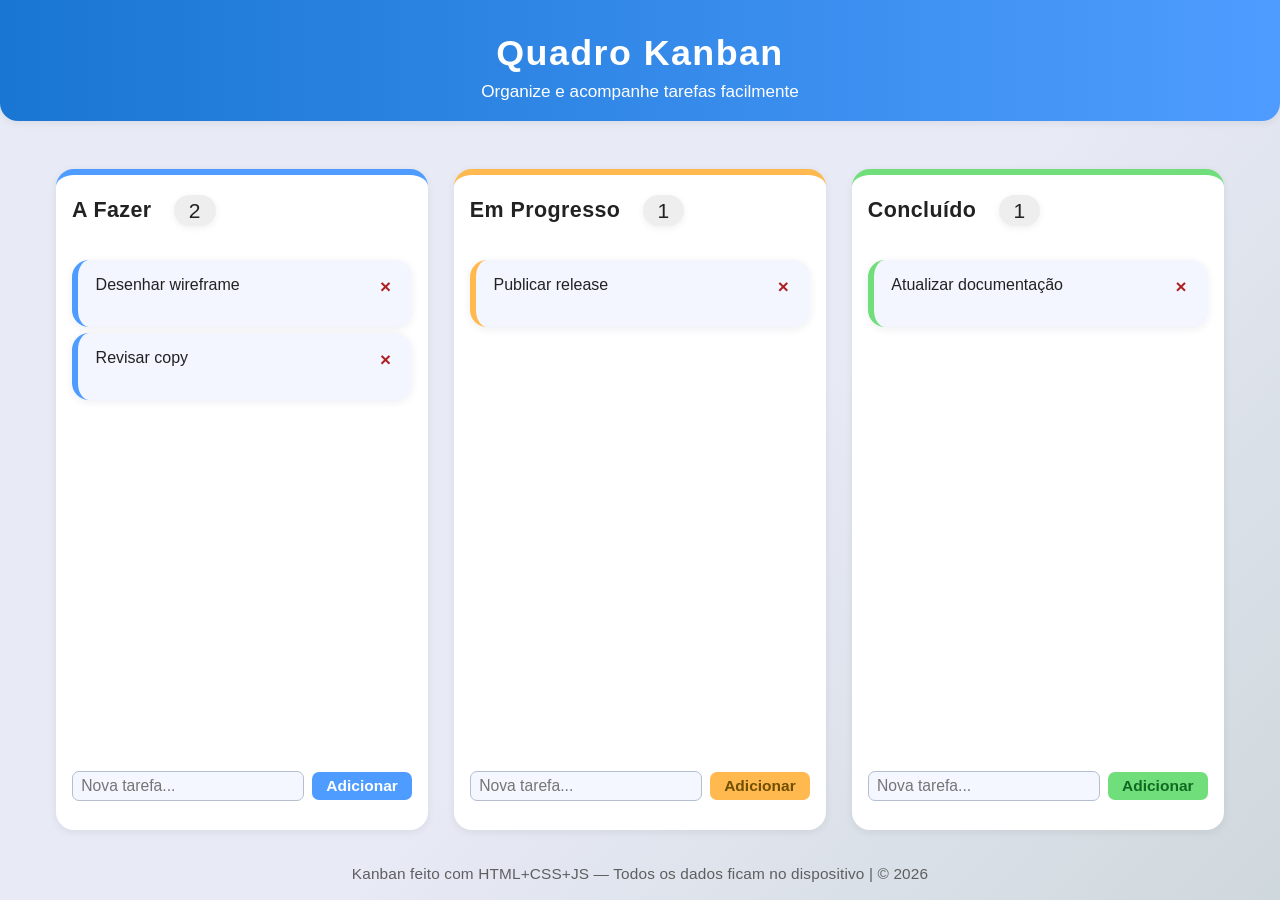
<file: pages/quadro-kanban-20260821-2000/index.html>
<!DOCTYPE html>
<html lang="pt-BR">
<head>
  <meta charset="utf-8">
  <meta name="viewport" content="width=device-width,initial-scale=1">
  <title>Quadro Kanban</title>
  <style>
    :root {
      --color-afazer: #4e9cff;
      --color-progresso: #ffb94e;
      --color-concluido: #70de7b;
      --color-bg-gradient: linear-gradient(133deg, #e8eaf6 55%, #cfd8dc 100%);
      --shadow: 0 2px 8px rgba(0,0,0,0.07);
      --border-radius: 18px;
      --font-stack: -apple-system,BlinkMacSystemFont,"Segoe UI",Roboto,Arial,sans-serif;
      --header-gradient: linear-gradient(90deg, #1976d2 0%, #4e9cff 100%);
      --max-width: 1200px;
      --transition: all 0.19s cubic-bezier(.49,.07,.54,.99);
    }
    html, body {
      height: 100%;
      margin: 0;
      font-family: var(--font-stack);
      background: var(--color-bg-gradient);
      color: #222;
      box-sizing: border-box;
    }
    body {
      min-height: 100vh;
      display: flex;
      flex-direction: column;
      justify-content: stretch;
    }
    header {
      background: var(--header-gradient);
      color: #fff;
      padding: 2rem 0 1.2rem 0;
      text-align: center;
      box-shadow: var(--shadow);
      border-bottom-right-radius: var(--border-radius);
      border-bottom-left-radius: var(--border-radius);
    }
    header h1 {
      margin: 0;
      font-size: 2.24em;
      letter-spacing: .04em;
      font-weight: 600;
      line-height: 1.2;
    }
    main {
      flex: 1 1 auto;
      display: flex;
      flex-wrap: wrap;
      justify-content: center;
      gap: 1.6rem;
      padding: 3rem 1rem 0 1rem;
      max-width: var(--max-width);
      margin: 0 auto;
      box-sizing: border-box;
      width: 100%;
    }
    .kanban-section {
      background: #fff;
      border-radius: var(--border-radius);
      box-shadow: var(--shadow);
      display: flex;
      flex-direction: column;
      align-items: stretch;
      min-width: 280px;
      flex: 1 1 300px;
      max-width: 390px;
      padding: 1.25rem 1rem 1.8rem 1rem;
      transition: var(--transition);
      position: relative;
    }
    .kanban-section[data-section="afazer"] {
      border-top: 6px solid var(--color-afazer);
    }
    .kanban-section[data-section="progresso"] {
      border-top: 6px solid var(--color-progresso);
    }
    .kanban-section[data-section="concluido"] {
      border-top: 6px solid var(--color-concluido);
    }
    .kanban-section.drag-over {
      box-shadow: 0 4px 16px rgba(40,120,220,0.12);
      background: linear-gradient(136deg,#e3e9fa 60%, #fff 100%);
      border-color: #1976d2;
      outline: 2px solid #1976d2;
    }
    .kanban-section h2 {
      margin-top: 0;
      font-size: 1.34em;
      font-weight: 600;
      letter-spacing: .02em;
      display: flex;
      align-items: center;
      gap: .46em;
    }
    .badge {
      background: #eee;
      color: #222;
      font-size: .98em;
      font-weight: 500;
      border-radius: 1em;
      padding: 0.175em 0.7em;
      margin-left: .6em;
      box-shadow: 0 2px 6px rgba(120,120,120,0.11);
      display: inline-block;
      vertical-align: middle;
    }
    .kanban-cards {
      flex: 1 1 auto;
      margin: 1em 0;
      min-height: 48px;
      display: flex;
      flex-direction: column;
      gap: 0.4em;
      position:relative;
    }
    .kanban-card {
      background: #f3f5ff;
      box-shadow: 0 2px 8px rgba(20,40,80,0.08);
      border-radius: 1.07em;
      padding: 1em 1.1em .8em 1.1em;
      font-size: 1em;
      font-weight: 500;
      color: #222;
      cursor: grab;
      position: relative;
      margin-bottom: 0;
      display: flex;
      justify-content: space-between;
      align-items: flex-start;
      transition: var(--transition);
      min-height: 38px;
      user-select: none;
      touch-action: manipulation;
    }
    .kanban-card[data-section="afazer"] {
      border-left: 6px solid var(--color-afazer);
    }
    .kanban-card[data-section="progresso"] {
      border-left: 6px solid var(--color-progresso);
    }
    .kanban-card[data-section="concluido"] {
      border-left: 6px solid var(--color-concluido);
    }
    .kanban-card.dragging {
      opacity: .84;
      transform: rotate(-6deg) scale(1.05);
      box-shadow: 0 8px 21px rgba(50,90,180,0.20);
      z-index: 99;
    }
    .kanban-card .delete-btn {
      background: none;
      border: none;
      color: #ae2020;
      font-size: 1.18em;
      padding: 0 .2em;
      margin-left: .9em;
      cursor: pointer;
      border-radius: 8px;
      transition: background .17s;
      font-weight: 600;
      outline: none;
    }
    .kanban-card .delete-btn:focus,
    .kanban-card .delete-btn:hover {
      background: #ffebee;
      color: #c60000;
    }
    .input-row {
      display: flex;
      gap: .5em;
      margin-top: .7em;
      align-items: center;
    }
    .input-row input[type=text] {
      flex: 1;
      border-radius: 7px;
      border: 1.5px solid #b3bfcf;
      padding: .31em .53em;
      font-size: .98em;
      outline: none;
      transition: border-color .17s;
      background: #f4f7ff;
      min-width: 0;
    }
    .input-row input[type=text]:focus {
      border-color: #1976d2;
    }
    .input-row button.add-btn {
      background: var(--color-afazer);
      color: #fff;
      border: none;
      border-radius: 7px;
      font-size: .97em;
      font-weight: 600;
      padding: .33em .93em;
      cursor: pointer;
      transition: background .17s;
    }
    .kanban-section[data-section="progresso"] .input-row button.add-btn {
      background: var(--color-progresso);
      color: #704f00;
    }
    .kanban-section[data-section="concluido"] .input-row button.add-btn {
      background: var(--color-concluido);
      color: #106920;
    }
    .input-row button.add-btn:focus,
    .input-row button.add-btn:hover {
      filter: brightness(1.15);
      outline: 2px solid #1976d2;
    }
    @media (max-width: 700px) {
      main {
        flex-direction: column;
        align-items: center;
        gap: 1.2em;
        padding-top: 1.7em;
      }
      .kanban-section {
        width: 100%;
        min-width: unset;
        max-width: unset;
        flex: 1 1 auto;
      }
    }
    footer {
      color: #555;
      text-align: center;
      font-size: .96em;
      margin: 2.3em 0 1.1em 0;
      opacity: .93;
      letter-spacing: .01em;
    }
  </style>
</head>
<body>
  <header>
    <h1>Quadro Kanban</h1>
    <div style="font-size:1.07em;font-weight:400;margin-top:.4em;">Organize e acompanhe tarefas facilmente</div>
  </header>
  <main>
    <section class="kanban-section" data-section="afazer" aria-labelledby="col-afazer">
      <h2 id="col-afazer">A Fazer <span class="badge" id="badge-afazer">0</span></h2>
      <div class="kanban-cards" id="cards-afazer"></div>
      <form class="input-row" autocomplete="off" onsubmit="return false;">
        <input type="text" id="input-afazer" placeholder="Nova tarefa..." aria-label="Adicionar tarefa em A Fazer" maxlength="80">
        <button class="add-btn" type="button" onclick="addCard('afazer')">Adicionar</button>
      </form>
    </section>
    <section class="kanban-section" data-section="progresso" aria-labelledby="col-progresso">
      <h2 id="col-progresso">Em Progresso <span class="badge" id="badge-progresso">0</span></h2>
      <div class="kanban-cards" id="cards-progresso"></div>
      <form class="input-row" autocomplete="off" onsubmit="return false;">
        <input type="text" id="input-progresso" placeholder="Nova tarefa..." aria-label="Adicionar tarefa em Em Progresso" maxlength="80">
        <button class="add-btn" type="button" onclick="addCard('progresso')">Adicionar</button>
      </form>
    </section>
    <section class="kanban-section" data-section="concluido" aria-labelledby="col-concluido">
      <h2 id="col-concluido">Concluído <span class="badge" id="badge-concluido">0</span></h2>
      <div class="kanban-cards" id="cards-concluido"></div>
      <form class="input-row" autocomplete="off" onsubmit="return false;">
        <input type="text" id="input-concluido" placeholder="Nova tarefa..." aria-label="Adicionar tarefa em Concluído" maxlength="80">
        <button class="add-btn" type="button" onclick="addCard('concluido')">Adicionar</button>
      </form>
    </section>
  </main>
  <footer>
    Kanban feito com HTML+CSS+JS — Todos os dados ficam no dispositivo | <span aria-hidden="true" aria-label="copyright">&copy;</span> 2026
  </footer>
  <script>
    const SECTIONS = ['afazer', 'progresso', 'concluido'];
    const SAMPLE_CARDS = {
      'afazer': [
        { text: 'Desenhar wireframe' },
        { text: 'Revisar copy' }
      ],
      'progresso': [
        { text: 'Publicar release' }
      ],
      'concluido': [
        { text: 'Atualizar documentação' }
      ]
    };
    let board = null;
    function loadBoard() {
      try {
        const saved = localStorage.getItem('kanban-board');
        if (saved) {
          board = JSON.parse(saved);
          if (!board || typeof board !== 'object' || !SECTIONS.every(s => s in board && Array.isArray(board[s]))) {
            board = JSON.parse(JSON.stringify(SAMPLE_CARDS));
          }
        } else {
          board = JSON.parse(JSON.stringify(SAMPLE_CARDS));
        }
      } catch(e) {
        board = JSON.parse(JSON.stringify(SAMPLE_CARDS));
      }
    }
    function saveBoard() {
      try {
        localStorage.setItem('kanban-board', JSON.stringify(board));
      } catch(e) {}
    }
    function renderBoard() {
      SECTIONS.forEach(section => {
        const container = document.getElementById('cards-' + section);
        container.innerHTML = '';
        let cards = board[section] || [];
        cards.forEach((card, idx) => {
          const el = document.createElement('div');
          el.className = 'kanban-card';
          el.setAttribute('data-section', section);
          el.setAttribute('draggable', 'true');
          el.setAttribute('data-idx', idx);
          el.setAttribute('aria-label', card.text);
          el.innerHTML = `<span>${escapeHTML(card.text)}</span><button class="delete-btn" tabindex="0" aria-label="Remover tarefa" title="Remover" onclick="deleteCard('${section}',${idx})">&times;</button>`;
          el.addEventListener('dragstart', handleDragStart);
          el.addEventListener('dragend', handleDragEnd);
          container.appendChild(el);
        });
        const badge = document.getElementById('badge-' + section);
        if (badge) badge.textContent = cards.length;
      });
    }
    function addCard(section) {
      const input = document.getElementById('input-' + section);
      if (!input) return;
      let text = input.value.trim();
      if (!text) return;
      if (text.length > 80) text = text.slice(0,80);
      board[section].push({ text });
      input.value = '';
      renderBoard();
      saveBoard();
    }
    function deleteCard(section, idx) {
      if (!board[section] || !board[section][idx]) return;
      board[section].splice(idx,1);
      renderBoard();
      saveBoard();
    }
    let dragging = null;
    let dragOrigin = null;
    function handleDragStart(ev) {
      dragging = ev.target;
      dragOrigin = dragging.getAttribute('data-section');
      ev.target.classList.add('dragging');
      ev.dataTransfer.effectAllowed = 'move';
      ev.dataTransfer.setData('text/plain', dragging.textContent);
      ev.dataTransfer.setDragImage(makeGhost(ev.target), 80, 22);
    }
    function handleDragEnd(ev) {
      ev.target.classList.remove('dragging');
      dragging = null;
      dragOrigin = null;
      removeDragOverIndicators();
      cleanupGhosts();
    }
    function removeDragOverIndicators() {
      document.querySelectorAll('.kanban-section.drag-over').forEach(el => {
        el.classList.remove('drag-over');
      });
    }
    SECTIONS.forEach(section => {
      const col = document.querySelector('.kanban-section[data-section="' + section + '"]');
      col.addEventListener('dragover', function(ev) {
        ev.preventDefault();
        col.classList.add('drag-over');
        ev.dataTransfer.dropEffect = 'move';
      });
      col.addEventListener('dragleave', function(ev) {
        col.classList.remove('drag-over');
      });
      col.addEventListener('drop', function(ev) {
        ev.preventDefault();
        col.classList.remove('drag-over');
        if (!dragging) return;
        let origin = dragOrigin;
        let idx = parseInt(dragging.getAttribute('data-idx'), 10);
        let card = board[origin][idx];
        if (!card) return;
        board[origin].splice(idx,1);
        board[section].push(card);
        renderBoard();
        saveBoard();
      });
    });
    let ghosts = [];
    function makeGhost(card) {
      const ghost = card.cloneNode(true);
      ghost.style.background = '#dbe4ff';
      ghost.style.boxShadow = '0 6px 21px rgba(50,90,180,0.18)';
      ghost.style.opacity = '.95';
      ghost.style.transform = 'rotate(-6deg) scale(1.09)';
      ghost.style.width = '320px';
      ghost.style.position = 'absolute';
      ghost.style.top = '-1000px';
      ghost.style.pointerEvents = 'none';
      document.body.appendChild(ghost);
      ghosts.push(ghost);
      return ghost;
    }
    function cleanupGhosts() {
      ghosts.forEach(g => { if (g.parentNode) g.parentNode.removeChild(g); });
      ghosts = [];
    }
    function escapeHTML(txt) {
      if (!txt) return '';
      return txt.replace(/[&<>"]/g, function(c) {
        return {'&':'&amp;','<':'&lt;','>':'&gt;','"':'&quot;'}[c] || c;
      });
    }
    window.addEventListener('DOMContentLoaded', function() {
      loadBoard();
      renderBoard();
    });
  </script>
</body>
</html>
</file>
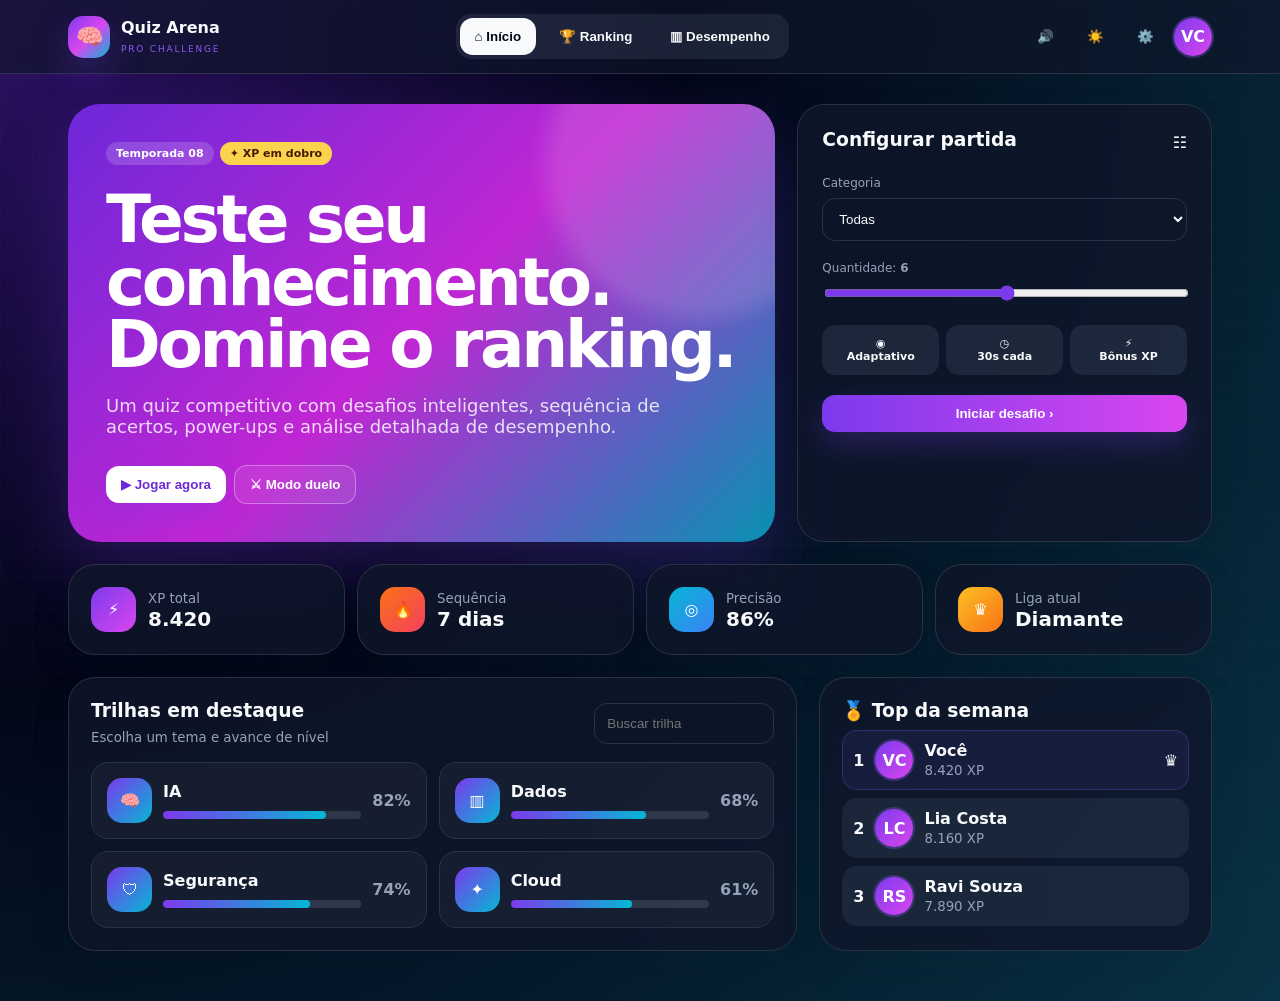
<file: pages/quiz-arena-pro/index.html>
<!doctype html>
<html lang="pt-BR">
<head>
<meta charset="utf-8"><meta name="viewport" content="width=device-width,initial-scale=1">
<title>Quiz Arena Pro</title>
<style>
:root{--bg:#f8fafc;--panel:rgba(255,255,255,.8);--text:#0f172a;--muted:#64748b;--line:#e2e8f0;--v:#7c3aed;--f:#d946ef;--c:#06b6d4;--ok:#10b981;--bad:#f43f5e}*{box-sizing:border-box}body{margin:0;font-family:Inter,ui-sans-serif,system-ui,-apple-system,Segoe UI,sans-serif;color:var(--text);background:radial-gradient(circle at top left,#ede9fe 0,#f8fafc 38%,#ecfeff 100%);min-height:100vh}.dark{--bg:#020617;--panel:rgba(15,23,42,.82);--text:#f8fafc;--muted:#94a3b8;--line:#263449;background:radial-gradient(circle at top left,#2e1065 0,#020617 42%,#083344 100%)}body:before{content:"";position:fixed;inset:0;pointer-events:none;opacity:.25;background-image:linear-gradient(to right,#94a3b81a 1px,transparent 1px),linear-gradient(to bottom,#94a3b81a 1px,transparent 1px);background-size:32px 32px}.header{position:sticky;top:0;z-index:20;border-bottom:1px solid rgba(255,255,255,.12);backdrop-filter:blur(22px);background:color-mix(in srgb,var(--panel) 82%,transparent)}.bar,.wrap{max-width:1180px;margin:auto;padding:14px 18px}.bar{display:flex;align-items:center;justify-content:space-between}.logo{display:flex;gap:11px;align-items:center;cursor:pointer}.logoicon{width:42px;height:42px;border-radius:15px;display:grid;place-items:center;background:linear-gradient(135deg,var(--v),var(--f),var(--c));color:white;font-size:22px;box-shadow:0 15px 35px #7c3aed44}.logo b{display:block}.logo small{color:#8b5cf6;letter-spacing:.2em;text-transform:uppercase;font-size:9px}.nav,.actions,.row{display:flex;gap:8px;align-items:center}.nav{background:rgba(148,163,184,.12);padding:4px;border-radius:15px}.btn,.iconbtn{border:0;cursor:pointer;border-radius:13px;padding:11px 15px;font-weight:800;background:transparent;color:var(--text)}.btn:hover,.iconbtn:hover{background:rgba(148,163,184,.16)}.btn.active{background:var(--text);color:var(--bg)}.iconbtn{width:42px;padding:11px}.avatar{width:38px;height:38px;border-radius:50%;display:grid;place-items:center;color:#fff;font-weight:900;background:linear-gradient(135deg,var(--v),var(--f));box-shadow:0 0 0 2px #8b5cf655}.wrap{padding-top:30px;padding-bottom:50px}.hidden{display:none!important}.grid2{display:grid;grid-template-columns:1.45fr .85fr;gap:22px}.hero{position:relative;overflow:hidden;border-radius:32px;padding:38px;color:#fff;background:linear-gradient(135deg,#6d28d9,#c026d3,#0891b2);box-shadow:0 30px 70px #7c3aed40}.hero:after{content:"";position:absolute;width:310px;height:310px;border-radius:50%;right:-80px;top:-95px;background:#fff2;filter:blur(10px)}.hero>*{position:relative;z-index:1}.tag{display:inline-flex;align-items:center;border-radius:999px;padding:5px 10px;font-size:11px;font-weight:800;background:rgba(255,255,255,.16);margin-right:6px}.tag.gold{background:#fcd34d;color:#451a03}.hero h1{font-size:clamp(42px,6vw,66px);line-height:.95;letter-spacing:-.05em;max-width:750px;margin:24px 0 16px}.hero p{max-width:650px;color:#ffffffd2;font-size:18px}.primary{background:linear-gradient(90deg,var(--v),var(--f));color:#fff;box-shadow:0 12px 28px #7c3aed44}.hero .primary{background:white;color:#6d28d9}.outline{border:1px solid var(--line);background:transparent}.hero .outline{border-color:#ffffff55;color:#fff;background:#ffffff14}.panel,.card{background:var(--panel);border:1px solid rgba(255,255,255,.12);backdrop-filter:blur(18px);box-shadow:0 18px 45px rgba(15,23,42,.08);border-radius:27px}.panel{padding:24px}.panel h3,.card h3{margin:0 0 6px}.field{margin-top:20px}.field label{display:block;color:var(--muted);font-size:12px;margin-bottom:8px}.select,.search{width:100%;padding:12px;border:1px solid var(--line);border-radius:13px;background:transparent;color:var(--text)}input[type=range]{width:100%;accent-color:var(--v)}.features{display:grid;grid-template-columns:repeat(3,1fr);gap:7px;margin:20px 0}.mini{text-align:center;padding:12px 5px;border-radius:13px;background:rgba(148,163,184,.12);font-size:11px;font-weight:800}.wide{width:100%}.stats{display:grid;grid-template-columns:repeat(4,1fr);gap:12px;margin:22px 0}.stat{padding:16px;display:flex;gap:12px;align-items:center}.stat .ico{width:45px;height:45px;border-radius:15px;display:grid;place-items:center;color:#fff;background:linear-gradient(135deg,var(--v),var(--f))}.stat small{color:var(--muted)}.stat strong{font-size:20px;display:block}.sectionGrid{display:grid;grid-template-columns:1.3fr .7fr;gap:22px}.card{padding:22px}.titlebar{display:flex;justify-content:space-between;align-items:center;margin-bottom:16px}.tracks{display:grid;grid-template-columns:1fr 1fr;gap:12px}.track{border:1px solid var(--line);padding:15px;border-radius:17px;cursor:pointer;transition:.2s;background:rgba(255,255,255,.04)}.track:hover{transform:translateY(-4px);box-shadow:0 15px 30px #7c3aed1f}.trackTop{display:flex;gap:11px;align-items:center}.trackIcon{width:45px;height:45px;border-radius:15px;color:#fff;display:grid;place-items:center;background:linear-gradient(135deg,var(--v),var(--c))}.progress{height:8px;background:rgba(148,163,184,.2);border-radius:999px;overflow:hidden;margin-top:10px}.progress>i{display:block;height:100%;background:linear-gradient(90deg,var(--v),var(--c));border-radius:999px}.rankitem{display:flex;align-items:center;gap:11px;padding:11px;border-radius:15px;background:rgba(148,163,184,.1);margin-top:8px}.rankitem:first-child{background:#8b5cf615;box-shadow:inset 0 0 0 1px #8b5cf444}.grow{flex:1}.muted{color:var(--muted)}.quizGrid{display:grid;grid-template-columns:1fr 250px;gap:18px;max-width:980px;margin:auto}.question{padding:0;overflow:hidden}.stripe{height:6px;background:linear-gradient(90deg,var(--v),var(--f),var(--c))}.qbody{padding:26px}.qhead{display:flex;justify-content:space-between}.qbody h2{font-size:29px;letter-spacing:-.025em;margin:24px 0}.option{width:100%;padding:15px;margin:6px 0;border-radius:17px;border:1px solid var(--line);background:var(--panel);color:var(--text);display:flex;align-items:center;gap:14px;text-align:left;cursor:pointer;font-weight:750}.option:hover{border-color:#8b5cf6;background:#8b5cf610}.option.correct{border-color:var(--ok);background:#10b98113;box-shadow:0 0 0 2px #10b98133}.option.wrong{border-color:var(--bad);background:#f43f5e13;box-shadow:0 0 0 2px #f43f5e33}.letter{width:36px;height:36px;flex:none;border-radius:11px;display:grid;place-items:center;background:rgba(148,163,184,.15)}.explain{padding:15px;border-radius:16px;margin-top:16px;background:#10b98112;border:1px solid #10b98155}.explain.bad{background:#f43f5e12;border-color:#f43f5e55}.scorebox{padding:20px;background:#020617;color:#fff}.scorebox strong{font-size:38px;background:linear-gradient(90deg,#c4b5fd,#67e8f9);background-clip:text;color:transparent}.powers button{width:100%;padding:13px;border:0;border-radius:15px;margin-top:8px;background:rgba(148,163,184,.15);color:var(--text);font-weight:800;cursor:pointer}.powers button:disabled{opacity:.35}.result{text-align:center;max-width:760px;margin:auto;padding:40px}.trophy{width:95px;height:95px;border-radius:30px;margin:auto;display:grid;place-items:center;background:linear-gradient(135deg,#fcd34d,#f97316);font-size:47px}.result h2,.pageTitle{font-size:44px;letter-spacing:-.04em;margin:15px 0 4px}.resultStats{display:grid;grid-template-columns:repeat(3,1fr);gap:12px;margin:28px 0}.resultStats>div{padding:18px;border-radius:16px;background:rgba(148,163,184,.12)}.resultStats strong{display:block;font-size:25px}.podium{display:grid;grid-template-columns:repeat(3,1fr);gap:15px;align-items:end;margin:42px 0 20px}.pod{padding:28px 15px;text-align:center}.pod.first{padding-bottom:45px;box-shadow:0 0 0 2px #fbbf24}.chart{height:230px;display:flex;align-items:end;gap:12px;padding-top:25px}.barcol{flex:1;text-align:center;color:var(--muted);font-size:11px}.barcol i{display:block;border-radius:9px 9px 2px 2px;background:linear-gradient(var(--v),var(--c));min-height:12px;margin-bottom:8px}.modal{position:fixed;inset:0;z-index:50;background:#020617aa;display:grid;place-items:center;padding:20px}.modalbox{width:min(430px,100%);padding:25px;background:var(--bg);border-radius:25px}.close{float:right}.toast{position:fixed;right:18px;bottom:18px;padding:13px 18px;border-radius:14px;background:#0f172a;color:white;z-index:60}@media(max-width:800px){.nav{display:none}.grid2,.sectionGrid,.quizGrid{grid-template-columns:1fr}.stats{grid-template-columns:1fr 1fr}.tracks{grid-template-columns:1fr}.hero{padding:28px}.quizGrid aside{display:grid;grid-template-columns:1fr 1fr;gap:10px}.podium{grid-template-columns:1fr}.pod.first{order:-1}.actions .iconbtn:nth-child(1){display:none}}@media(max-width:480px){.stats,.resultStats{grid-template-columns:1fr}.hero h1{font-size:40px}.qbody h2{font-size:23px}}
</style>
</head>
<body class="dark">
<header class="header"><div class="bar"><div class="logo" onclick="show('home')"><div class="logoicon">🧠</div><div><b>Quiz Arena</b><small>Pro Challenge</small></div></div><nav class="nav"><button class="btn active" data-nav="home" onclick="show('home')">⌂ Início</button><button class="btn" data-nav="ranking" onclick="show('ranking')">🏆 Ranking</button><button class="btn" data-nav="stats" onclick="show('stats')">▥ Desempenho</button></nav><div class="actions"><button class="iconbtn" id="soundBtn" onclick="toggleSound()">🔊</button><button class="iconbtn" onclick="toggleTheme()">☀️</button><button class="iconbtn" onclick="modal(true)">⚙️</button><div class="avatar">VC</div></div></div></header>
<main class="wrap">
<section id="home">
<div class="grid2"><div class="hero"><span class="tag">Temporada 08</span><span class="tag gold">✦ XP em dobro</span><h1>Teste seu conhecimento. Domine o ranking.</h1><p>Um quiz competitivo com desafios inteligentes, sequência de acertos, power-ups e análise detalhada de desempenho.</p><div class="row" style="margin-top:28px;flex-wrap:wrap"><button class="btn primary" onclick="startQuiz()">▶ Jogar agora</button><button class="btn outline" onclick="duel()">⚔ Modo duelo</button></div></div><div class="panel"><div class="titlebar"><h3>Configurar partida</h3><b>☷</b></div><div class="field"><label>Categoria</label><select id="category" class="select"><option>Todas</option><option>IA</option><option>Dados</option><option>Segurança</option><option>Cloud</option><option>Produtividade</option></select></div><div class="field"><label>Quantidade: <b id="countLabel">6</b></label><input id="count" type="range" min="4" max="8" value="6" oninput="countLabel.textContent=this.value"></div><div class="features"><div class="mini">◉<br>Adaptativo</div><div class="mini">◷<br>30s cada</div><div class="mini">⚡<br>Bônus XP</div></div><button class="btn primary wide" onclick="startQuiz()">Iniciar desafio ›</button></div></div>
<div class="stats"><div class="card stat"><span class="ico">⚡</span><div><small>XP total</small><strong>8.420</strong></div></div><div class="card stat"><span class="ico" style="background:linear-gradient(135deg,#f97316,#f43f5e)">🔥</span><div><small>Sequência</small><strong>7 dias</strong></div></div><div class="card stat"><span class="ico" style="background:linear-gradient(135deg,#06b6d4,#3b82f6)">◎</span><div><small>Precisão</small><strong>86%</strong></div></div><div class="card stat"><span class="ico" style="background:linear-gradient(135deg,#fbbf24,#f97316)">♛</span><div><small>Liga atual</small><strong>Diamante</strong></div></div></div>
<div class="sectionGrid"><div class="card"><div class="titlebar"><div><h3>Trilhas em destaque</h3><small class="muted">Escolha um tema e avance de nível</small></div><input class="search" style="max-width:180px" placeholder="Buscar trilha" oninput="filterTracks(this.value)"></div><div class="tracks" id="tracks"></div></div><div class="card"><h3>🏅 Top da semana</h3><div id="top3"></div></div></div>
</section>
<section id="quiz" class="hidden"><div class="quizGrid"><div><div class="row"><div class="progress grow"><i id="qprogress"></i></div><b id="qnumber"></b></div><div class="card question" style="margin-top:14px"><div class="stripe"></div><div class="qbody"><div class="qhead"><div><span class="tag" id="qcat"></span> <span class="tag gold" id="qdiff"></span></div><b id="timer">30s</b></div><h2 id="qtext"></h2><div id="options"></div><div id="explanation" class="hidden"></div><div class="row" style="justify-content:space-between;margin-top:18px"><small class="muted">Atalhos: teclas 1 a 4</small><button id="nextBtn" class="btn primary hidden" onclick="nextQuestion()">Próxima ›</button></div></div></div></div><aside><div class="card scorebox"><small class="muted">Pontuação</small><strong id="score">0</strong><hr style="border-color:#ffffff22"><div class="row" style="justify-content:space-between"><span class="muted">Sequência</span><b id="streak">🔥 0x</b></div><div class="row" style="justify-content:space-between;margin-top:10px"><span class="muted">Precisão</span><b id="accuracy">0%</b></div></div><div class="card powers" style="margin-top:13px"><h3>Power-ups</h3><button id="fifty" onclick="useFifty()">◉ 50/50</button><button id="extra" onclick="extraTime()">◷ +15s</button><button id="skip" onclick="skipQuestion()">≫ Pular</button></div><button class="btn wide" onclick="show('home')">⌂ Sair da partida</button></aside></div></section>
<section id="result" class="hidden"><div class="card result"><div class="trophy">🏆</div><span class="tag" style="margin-top:22px">Desafio concluído</span><h2>Resultado incrível!</h2><p class="muted">Você concluiu a rodada e adicionou novos pontos ao seu perfil.</p><div class="resultStats"><div>⚡<strong id="finalScore">0</strong><small class="muted">pontos</small></div><div>◎<strong id="finalAccuracy">0%</strong><small class="muted">precisão</small></div><div>🔥<strong id="finalStreak">0x</strong><small class="muted">melhor sequência</small></div></div><div class="row" style="justify-content:center;flex-wrap:wrap"><button class="btn primary" onclick="startQuiz()">↻ Jogar novamente</button><button class="btn outline" onclick="show('stats')">▥ Ver análise</button><button class="btn outline" onclick="shareResult()">↗ Compartilhar</button></div></div></section>
<section id="ranking" class="hidden"><span class="tag gold">Liga Diamante</span><h1 class="pageTitle">Ranking global</h1><p class="muted">A temporada termina em 4 dias</p><div class="podium" id="podium"></div><div class="card" id="rankingList"></div></section>
<section id="stats" class="hidden"><span class="tag">Insights pessoais</span><h1 class="pageTitle">Seu desempenho</h1><p class="muted">Acompanhe sua evolução e encontre novas oportunidades.</p><div class="grid2" style="margin-top:22px"><div class="card"><h3>Evolução de XP</h3><div class="chart" id="chart"></div></div><div class="card" style="text-align:center"><h3>Precisão geral</h3><div style="width:150px;height:150px;margin:22px auto;border-radius:50%;display:grid;place-items:center;font-size:30px;font-weight:900;background:conic-gradient(var(--v) 0 86%,rgba(148,163,184,.2) 86%)"><div style="width:120px;height:120px;border-radius:50%;background:var(--panel);display:grid;place-items:center">86%</div></div><div class="row"><div class="mini grow">Acertos<br><b style="color:var(--ok)">172</b></div><div class="mini grow">Erros<br><b style="color:var(--bad)">28</b></div></div></div></div><div class="card" style="margin-top:20px"><h3>Domínio por categoria</h3><div class="tracks" id="domains" style="margin-top:15px"></div></div></section>
</main>
<div id="settings" class="modal hidden" onclick="if(event.target===this)modal(false)"><div class="modalbox"><button class="iconbtn close" onclick="modal(false)">✕</button><h2>Preferências</h2><div class="field"><label><input type="checkbox" checked onchange="toggleTheme()"> Modo escuro</label></div><div class="field"><label><input type="checkbox" checked onchange="toggleSound()"> Efeitos sonoros</label></div><div class="field"><label>Volume</label><input type="range" value="65"></div></div></div><div id="toast" class="toast hidden"></div>
<script>
const bank=[
{id:1,category:'IA',difficulty:'Médio',points:120,question:'Qual conceito permite que um modelo use exemplos no próprio prompt sem alterar seus pesos?',options:['Fine-tuning','Few-shot learning','RAG','Destilação'],answer:1,explanation:'Few-shot learning fornece exemplos no contexto do prompt para orientar a resposta, sem retreinar o modelo.'},
{id:2,category:'Dados',difficulty:'Difícil',points:180,question:'Em uma arquitetura lakehouse, qual camada normalmente entrega dados prontos para consumo analítico?',options:['Bronze','Landing','Gold','Raw'],answer:2,explanation:'A camada Gold concentra dados refinados, modelados e prontos para relatórios, KPIs e análises.'},
{id:3,category:'Segurança',difficulty:'Médio',points:130,question:'Qual princípio recomenda conceder apenas as permissões estritamente necessárias?',options:['Defesa em profundidade','Menor privilégio','Confiança implícita','Alta disponibilidade'],answer:1,explanation:'O princípio do menor privilégio reduz exposição ao limitar acessos ao mínimo necessário.'},
{id:4,category:'Cloud',difficulty:'Fácil',points:90,question:'Qual modelo de nuvem entrega aplicações completas acessadas pela internet?',options:['IaaS','PaaS','SaaS','FaaS'],answer:2,explanation:'SaaS entrega o software pronto para uso, normalmente por navegador ou aplicativo.'},
{id:5,category:'IA',difficulty:'Difícil',points:200,question:'Qual técnica conecta respostas de IA generativa a fontes externas recuperadas em tempo de execução?',options:['RAG','Quantização','Tokenização','Clustering'],answer:0,explanation:'RAG recupera conteúdo relevante e o adiciona ao contexto usado para gerar a resposta.'},
{id:6,category:'Produtividade',difficulty:'Fácil',points:80,question:'Qual prática torna um KPI mais acionável?',options:['Evitar metas','Remover periodicidade','Definir responsável e limite','Usar apenas texto livre'],answer:2,explanation:'Um KPI acionável precisa de meta, responsável, periodicidade e regra clara de acompanhamento.'},
{id:7,category:'Dados',difficulty:'Médio',points:140,question:'Que visual é mais adequado para acompanhar uma métrica ao longo do tempo?',options:['Gráfico de linhas','Treemap','Cartão estático','Nuvem de palavras'],answer:0,explanation:'Gráficos de linhas evidenciam tendência, variação e mudanças ao longo de uma série temporal.'},
{id:8,category:'Segurança',difficulty:'Difícil',points:190,question:'Em Zero Trust, qual afirmação melhor representa o modelo?',options:['Confiar na rede interna','Verificar explicitamente','Liberar acesso permanente','Eliminar autenticação'],answer:1,explanation:'Zero Trust parte de verificar explicitamente, usar menor privilégio e assumir possibilidade de violação.'}];
const cats=[['IA','🧠',82],['Dados','▥',68],['Segurança','🛡',74],['Cloud','✦',61]],leaders=[['Você',8420,'VC'],['Lia Costa',8160,'LC'],['Ravi Souza',7890,'RS'],['Bia Lima',7440,'BL']];let questions=[],index=0,score=0,streak=0,best=0,correct=0,time=30,locked=false,timerId,sound=true,hints={fifty:1,extra:1,skip:1};
function show(id){['home','quiz','result','ranking','stats'].forEach(x=>document.getElementById(x).classList.toggle('hidden',x!==id));document.querySelectorAll('[data-nav]').forEach(x=>x.classList.toggle('active',x.dataset.nav===id));clearInterval(timerId);scrollTo(0,0)}
function toggleTheme(){document.body.classList.toggle('dark')}function toggleSound(){sound=!sound;document.getElementById('soundBtn').textContent=sound?'🔊':'🔇'}function modal(v){settings.classList.toggle('hidden',!v)}function duel(){toastMsg('Convite de duelo pronto para configurar!')}function toastMsg(t){toast.textContent=t;toast.classList.remove('hidden');setTimeout(()=>toast.classList.add('hidden'),1800)}
function renderHome(){tracks.innerHTML=cats.map(c=>`<div class="track" data-name="${c[0].toLowerCase()}" onclick="category.value='${c[0]}';startQuiz()"><div class="trackTop"><span class="trackIcon">${c[1]}</span><div class="grow"><b>${c[0]}</b><div class="progress"><i style="width:${c[2]}%"></i></div></div><b class="muted">${c[2]}%</b></div></div>`).join('');top3.innerHTML=leaders.slice(0,3).map((p,i)=>`<div class="rankitem"><b>${i+1}</b><div class="avatar">${p[2]}</div><div class="grow"><b>${p[0]}</b><br><small class="muted">${p[1].toLocaleString('pt-BR')} XP</small></div>${i===0?'♛':''}</div>`).join('');podium.innerHTML=[leaders[1],leaders[0],leaders[2]].map((p,i)=>`<div class="card pod ${i===1?'first':''}"><div class="avatar" style="margin:auto;width:62px;height:62px">${p[2]}</div><h3>${p[0]}</h3><b style="color:var(--v)">${p[1].toLocaleString('pt-BR')} XP</b><br><span class="tag">#${[2,1,3][i]}</span></div>`).join('');rankingList.innerHTML=leaders.map((p,i)=>`<div class="rankitem"><b>${i+1}</b><div class="avatar">${p[2]}</div><b class="grow">${p[0]}</b><b>${p[1].toLocaleString('pt-BR')} XP</b></div>`).join('');domains.innerHTML=cats.map(c=>`<div class="track"><span class="trackIcon">${c[1]}</span><h3>${c[0]}</h3><small class="muted">Domínio ${c[2]}%</small><div class="progress"><i style="width:${c[2]}%"></i></div></div>`).join('');let d=[620,780,710,960,1120,1050,1340],days=['Seg','Ter','Qua','Qui','Sex','Sáb','Hoje'];chart.innerHTML=d.map((v,i)=>`<div class="barcol"><i style="height:${v/7}px"></i>${days[i]}</div>`).join('')}
function filterTracks(v){document.querySelectorAll('.track[data-name]').forEach(x=>x.classList.toggle('hidden',!x.dataset.name.includes(v.toLowerCase())))}
function startQuiz(){let cat=category.value,n=+count.value,pool=cat==='Todas'?bank:bank.filter(x=>x.category===cat),rest=bank.filter(x=>!pool.includes(x));questions=[...pool,...rest].slice(0,n);index=score=streak=best=correct=0;hints={fifty:1,extra:1,skip:1};['fifty','extra','skip'].forEach(x=>document.getElementById(x).disabled=false);show('quiz');renderQuestion()}
function renderQuestion(){clearInterval(timerId);locked=false;time=30;let q=questions[index];qprogress.style.width=((index+1)/questions.length*100)+'%';qnumber.textContent=`${index+1}/${questions.length}`;qcat.textContent=q.category;qdiff.textContent=q.difficulty;qtext.textContent=q.question;timer.textContent='30s';explanation.className='hidden';nextBtn.classList.add('hidden');options.innerHTML=q.options.map((o,i)=>`<button class="option" data-i="${i}" onclick="answer(${i})"><span class="letter">${String.fromCharCode(65+i)}</span><span class="grow">${o}</span></button>`).join('');updateStats();timerId=setInterval(()=>{time--;timer.textContent=time+'s';if(time<=0){clearInterval(timerId);answer(-1)}},1000)}
function answer(i){if(locked)return;locked=true;clearInterval(timerId);let q=questions[index],buttons=[...document.querySelectorAll('.option')];buttons.forEach((b,j)=>{b.disabled=true;if(j===q.answer)b.classList.add('correct');if(j===i&&j!==q.answer)b.classList.add('wrong')});if(i===q.answer){score+=Math.round(q.points*(1+Math.min(streak,5)*.1)+time*2);correct++;streak++;best=Math.max(best,streak)}else streak=0;explanation.className='explain'+(i===q.answer?'':' bad');explanation.innerHTML=`<b>${i===q.answer?'💡 Mandou bem!':'💡 Quase lá!'}</b><br>${q.explanation}`;nextBtn.textContent=index===questions.length-1?'Ver resultado':'Próxima ›';nextBtn.classList.remove('hidden');updateStats()}
function updateStats(){document.getElementById('score').textContent=score.toLocaleString('pt-BR');document.getElementById('streak').textContent='🔥 '+streak+'x';accuracy.textContent=Math.round(correct/Math.max(1,index+(locked?1:0))*100)+'%'}
function nextQuestion(){if(index>=questions.length-1)return finish();index++;renderQuestion()}function finish(){show('result');finalScore.textContent=score.toLocaleString('pt-BR');finalAccuracy.textContent=Math.round(correct/questions.length*100)+'%';finalStreak.textContent=best+'x'}
function useFifty(){if(!hints.fifty||locked)return;let q=questions[index],wrong=q.options.map((_,i)=>i).filter(i=>i!==q.answer).slice(0,2);wrong.forEach(i=>document.querySelector(`.option[data-i="${i}"]`).classList.add('hidden'));hints.fifty=0;fifty.disabled=true}function extraTime(){if(!hints.extra||locked)return;time+=15;timer.textContent=time+'s';hints.extra=0;extra.disabled=true}function skipQuestion(){if(!hints.skip||locked)return;hints.skip=0;skip.disabled=true;if(index>=questions.length-1)finish();else{index++;renderQuestion()}}function shareResult(){navigator.clipboard?.writeText(`Quiz Arena Pro: ${score} pontos`).then(()=>toastMsg('Resultado copiado!')).catch(()=>toastMsg('Resultado pronto para compartilhar!'))}
addEventListener('keydown',e=>{let n=+e.key;if(!document.getElementById('quiz').classList.contains('hidden')&&!locked&&n>=1&&n<=4){let b=document.querySelector(`.option[data-i="${n-1}"]`);if(b&&!b.classList.contains('hidden'))answer(n-1)}});renderHome();
</script>
</body></html>
</file>
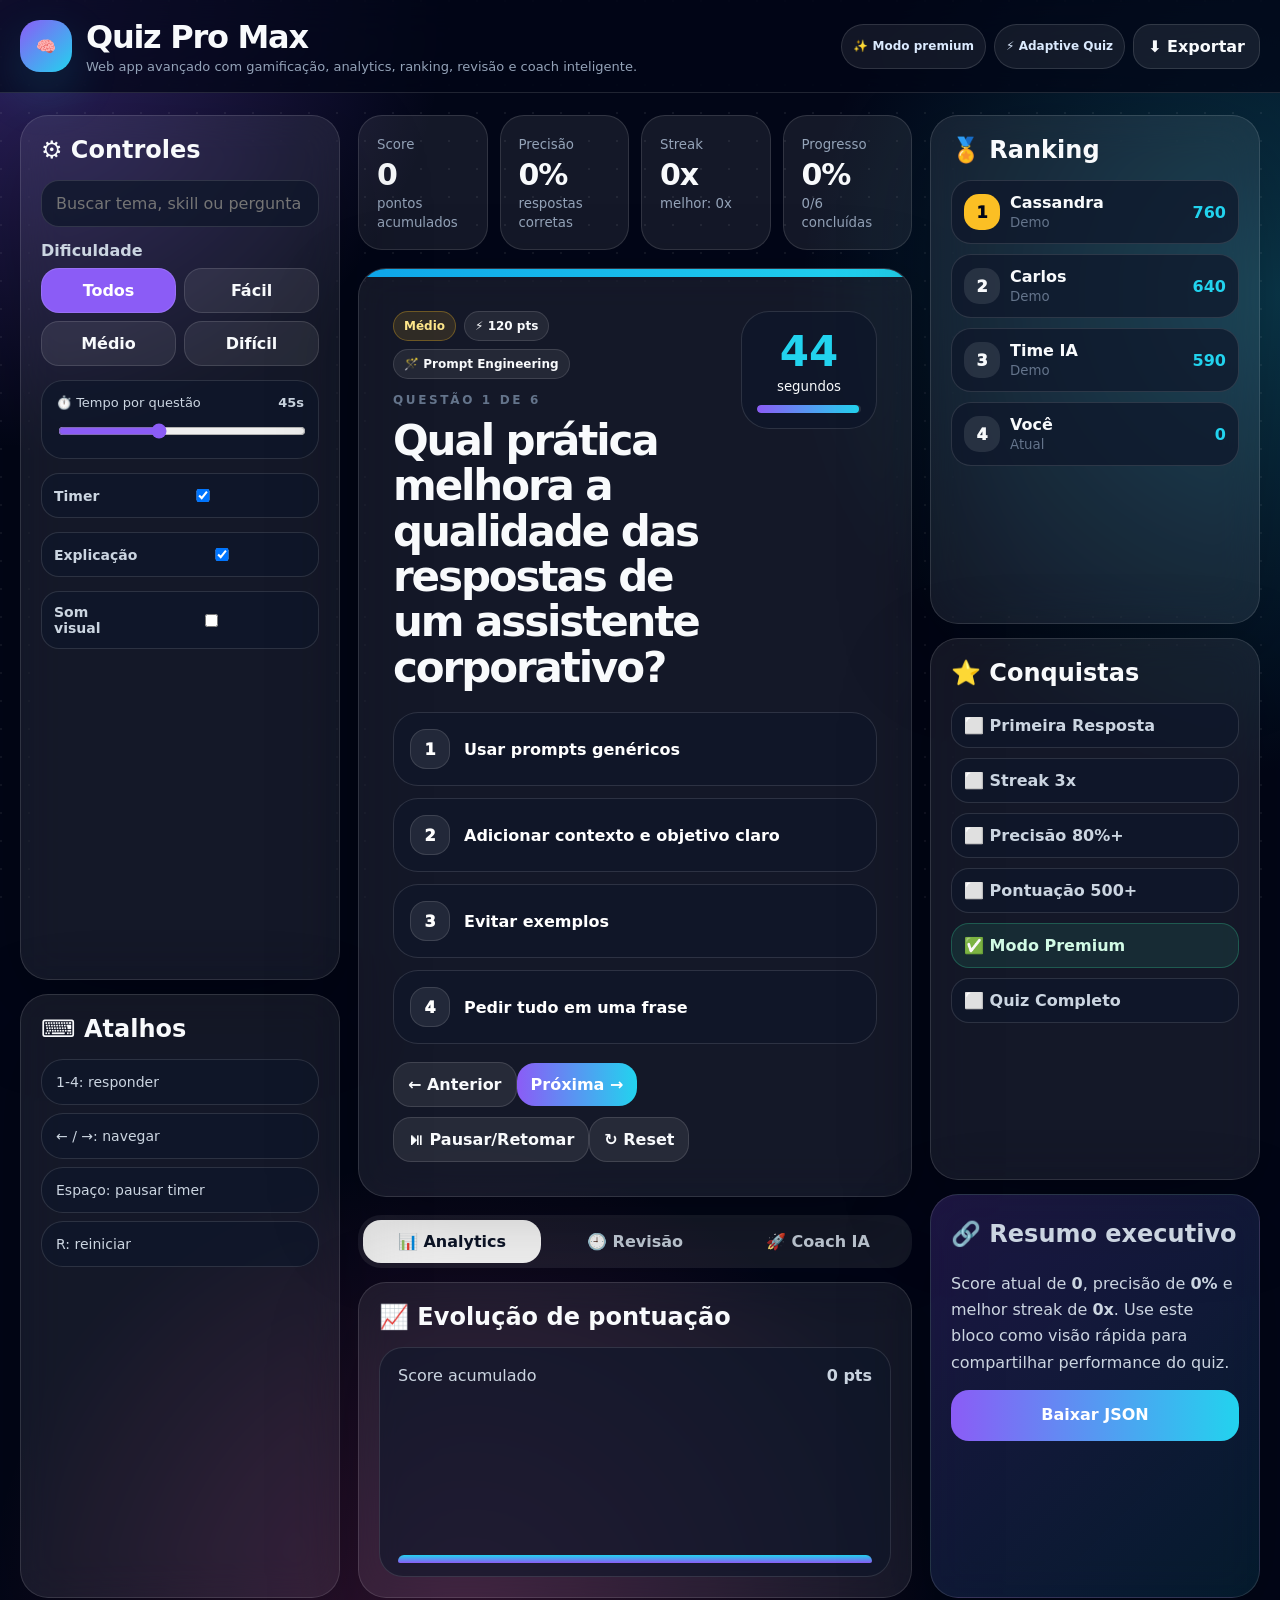
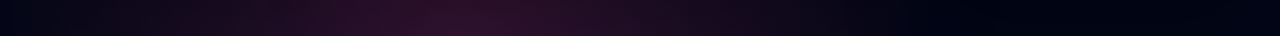
<file: pages/quiz-pro-max-web-app-20260811/index.html>
<!doctype html>
<html lang="pt-BR">
<head>
  <meta charset="utf-8" />
  <meta name="viewport" content="width=device-width, initial-scale=1" />
  <title>Quiz Pro Max</title>
  <style>
    :root {
      --bg: #020617;
      --card: rgba(255,255,255,.075);
      --card2: rgba(15,23,42,.72);
      --line: rgba(255,255,255,.12);
      --text: #f8fafc;
      --muted: #94a3b8;
      --cyan: #22d3ee;
      --violet: #8b5cf6;
      --emerald: #34d399;
      --rose: #fb7185;
      --amber: #fbbf24;
    }
    * { box-sizing: border-box; }
    body {
      margin: 0;
      font-family: Inter, ui-sans-serif, system-ui, -apple-system, BlinkMacSystemFont, "Segoe UI", sans-serif;
      color: var(--text);
      background:
        radial-gradient(circle at 0% 0%, rgba(139,92,246,.35), transparent 28rem),
        radial-gradient(circle at 100% 18%, rgba(34,211,238,.24), transparent 30rem),
        radial-gradient(circle at 36% 100%, rgba(236,72,153,.22), transparent 30rem),
        var(--bg);
      min-height: 100vh;
      overflow-x: hidden;
    }
    body:before {
      content: "";
      position: fixed;
      inset: 0;
      pointer-events: none;
      background-image: radial-gradient(circle at 1px 1px, rgba(255,255,255,.08) 1px, transparent 0);
      background-size: 28px 28px;
      opacity: .85;
    }
    .topbar {
      position: sticky;
      top: 0;
      z-index: 10;
      backdrop-filter: blur(22px);
      background: rgba(2,6,23,.72);
      border-bottom: 1px solid var(--line);
    }
    .topbar-inner {
      max-width: 1320px;
      margin: 0 auto;
      padding: 18px 20px;
      display: flex;
      align-items: center;
      justify-content: space-between;
      gap: 18px;
    }
    .brand { display: flex; align-items: center; gap: 14px; }
    .logo {
      width: 52px;
      height: 52px;
      border-radius: 20px;
      display: grid;
      place-items: center;
      background: linear-gradient(135deg, var(--violet), var(--cyan));
      box-shadow: 0 20px 50px rgba(34,211,238,.18);
      animation: wiggle 3s infinite;
    }
    @keyframes wiggle {
      0%,100% { transform: rotate(0); }
      30% { transform: rotate(8deg); }
      60% { transform: rotate(-8deg); }
    }
    h1, h2, h3, p { margin: 0; }
    .brand h1 { font-size: clamp(22px, 3vw, 32px); letter-spacing: -.04em; }
    .brand p { color: var(--muted); font-size: 13px; margin-top: 3px; }
    .badges { display: flex; gap: 8px; flex-wrap: wrap; justify-content: flex-end; }
    .badge {
      display: inline-flex;
      align-items: center;
      gap: 6px;
      padding: 8px 11px;
      border-radius: 999px;
      border: 1px solid var(--line);
      background: rgba(255,255,255,.07);
      color: #dbeafe;
      font-size: 12px;
      font-weight: 800;
    }
    .layout {
      max-width: 1320px;
      margin: 0 auto;
      padding: 22px 20px 38px;
      display: grid;
      grid-template-columns: 320px minmax(0, 1fr) 330px;
      gap: 18px;
    }
    .card {
      border: 1px solid var(--line);
      background: var(--card);
      backdrop-filter: blur(20px);
      border-radius: 28px;
      box-shadow: 0 30px 90px rgba(0,0,0,.25);
      overflow: hidden;
    }
    .pad { padding: 20px; }
    .section-title { display: flex; align-items: center; gap: 8px; font-weight: 900; margin-bottom: 16px; }
    input, button, select { font: inherit; }
    input, select { width: 100%; border: 1px solid var(--line); background: rgba(15,23,42,.75); color: var(--text); padding: 13px 14px; border-radius: 18px; outline: none; }
    .stack { display: grid; gap: 14px; }
    .grid2 { display: grid; grid-template-columns: repeat(2,1fr); gap: 8px; }
    .button { border: 1px solid var(--line); background: rgba(255,255,255,.08); color: var(--text); padding: 12px 14px; border-radius: 18px; cursor: pointer; font-weight: 850; transition: .18s ease; }
    .button:hover { transform: translateY(-1px); background: rgba(255,255,255,.13); }
    .button.primary { border: 0; background: linear-gradient(90deg, var(--violet), var(--cyan)); color: white; }
    .button.active { background: var(--violet); color: white; }
    .range-row { background: var(--card2); border: 1px solid var(--line); border-radius: 22px; padding: 14px; }
    .range-row label { display: flex; justify-content: space-between; font-size: 13px; color: #cbd5e1; margin-bottom: 10px; }
    input[type="range"] { accent-color: var(--violet); padding: 0; }
    .toggle { display: flex; justify-content: space-between; align-items: center; border: 1px solid var(--line); background: var(--card2); padding: 12px; border-radius: 18px; color: #cbd5e1; font-size: 14px; font-weight: 750; }
    .stats { display: grid; grid-template-columns: repeat(4,1fr); gap: 12px; margin-bottom: 18px; }
    .stat { border: 1px solid var(--line); background: var(--card); border-radius: 24px; padding: 18px; transition: .18s ease; }
    .stat:hover { transform: translateY(-4px); }
    .stat small { color: var(--muted); }
    .stat strong { display: block; font-size: 30px; margin: 4px 0 1px; letter-spacing: -.04em; }
    .question-band { height: 8px; background: linear-gradient(90deg, var(--violet), var(--cyan)); }
    .question-body { padding: clamp(20px, 4vw, 34px); }
    .qtop { display: flex; justify-content: space-between; gap: 18px; align-items: flex-start; margin-bottom: 22px; }
    .meta { display: flex; gap: 8px; flex-wrap: wrap; margin-bottom: 14px; }
    .pill { padding: 7px 10px; border-radius: 999px; font-size: 12px; font-weight: 900; border: 1px solid var(--line); background: rgba(255,255,255,.07); }
    .easy { color: #a7f3d0; border-color: rgba(52,211,153,.3); background: rgba(52,211,153,.12); }
    .medium { color: #fde68a; border-color: rgba(251,191,36,.3); background: rgba(251,191,36,.12); }
    .hard { color: #fecdd3; border-color: rgba(251,113,133,.3); background: rgba(251,113,133,.12); }
    .qcounter { color: #64748b; font-size: 12px; text-transform: uppercase; letter-spacing: .22em; font-weight: 900; }
    .question { margin-top: 11px; font-size: clamp(24px, 4vw, 42px); line-height: 1.08; letter-spacing: -.05em; max-width: 800px; }
    .timer { min-width: 136px; border: 1px solid var(--line); background: var(--card2); border-radius: 28px; padding: 15px; text-align: center; }
    .timer b { display: block; font-size: 42px; color: var(--cyan); }
    .bar { height: 8px; background: rgba(255,255,255,.1); border-radius: 99px; overflow: hidden; margin-top: 10px; }
    .bar span { display: block; height: 100%; width: 50%; background: linear-gradient(90deg, var(--violet), var(--cyan)); border-radius: 99px; transition: .25s linear; }
    .options { display: grid; gap: 12px; }
    .option { width: 100%; display: flex; justify-content: space-between; gap: 16px; align-items: center; border: 1px solid var(--line); background: rgba(15,23,42,.68); border-radius: 25px; padding: 16px; color: white; cursor: pointer; text-align: left; transition: .18s ease; }
    .option:hover { transform: scale(1.01); border-color: rgba(139,92,246,.55); background: rgba(255,255,255,.1); }
    .option .num { width: 40px; height: 40px; border-radius: 16px; background: rgba(255,255,255,.08); border: 1px solid var(--line); display: grid; place-items: center; font-weight: 950; flex: none; }
    .option .left { display: flex; align-items: center; gap: 14px; }
    .option.correct { border-color: rgba(52,211,153,.65); background: rgba(52,211,153,.14); }
    .option.wrong { border-color: rgba(251,113,133,.65); background: rgba(251,113,133,.14); }
    .explain { margin-top: 16px; border: 1px solid rgba(34,211,238,.22); background: rgba(34,211,238,.1); border-radius: 24px; padding: 18px; color: #cbd5e1; line-height: 1.65; display: none; }
    .nav { display: flex; justify-content: space-between; flex-wrap: wrap; gap: 10px; margin-top: 18px; }
    .tabs { margin-top: 18px; }
    .tab-buttons { display: grid; grid-template-columns: repeat(3,1fr); background: rgba(255,255,255,.08); padding: 5px; border-radius: 23px; gap: 5px; }
    .tab-buttons button { border: 0; background: transparent; color: #cbd5e1; padding: 12px; border-radius: 18px; font-weight: 900; cursor: pointer; }
    .tab-buttons button.active { background: white; color: #0f172a; }
    .tab-panel { display: none; margin-top: 14px; }
    .tab-panel.active { display: block; }
    .chart { height: 230px; border: 1px solid var(--line); border-radius: 24px; padding: 18px; background: rgba(15,23,42,.62); }
    .chart-bars { height: 160px; display: flex; gap: 10px; align-items: end; margin-top: 18px; }
    .chart-bars div { flex: 1; min-height: 8px; border-radius: 12px 12px 4px 4px; background: linear-gradient(180deg, var(--cyan), var(--violet)); }
    .review-list { display: grid; gap: 10px; }
    .review-item { border: 1px solid var(--line); background: rgba(255,255,255,.055); border-radius: 20px; padding: 14px; display: flex; justify-content: space-between; gap: 14px; align-items: flex-start; }
    .leader { display: grid; gap: 10px; }
    .leader-row { display: flex; align-items: center; justify-content: space-between; background: var(--card2); border: 1px solid var(--line); border-radius: 20px; padding: 12px; }
    .rank { width: 36px; height: 36px; border-radius: 15px; display: grid; place-items: center; background: rgba(255,255,255,.1); font-weight: 950; margin-right: 10px; }
    .leader-left { display: flex; align-items: center; }
    .achievements { display: grid; gap: 10px; }
    .achievement { border: 1px solid var(--line); background: var(--card2); border-radius: 18px; padding: 12px; font-weight: 850; color: #cbd5e1; }
    .achievement.done { border-color: rgba(52,211,153,.28); background: rgba(52,211,153,.1); color: #d1fae5; }
    .summary { background: linear-gradient(135deg, rgba(139,92,246,.2), rgba(34,211,238,.1)); line-height: 1.65; color: #cbd5e1; }
    .confetti-piece { position: fixed; top: -16px; width: 9px; height: 9px; z-index: 999; border-radius: 999px; pointer-events: none; animation: fall 1.7s linear forwards; }
    @keyframes fall { to { transform: translateY(110vh) rotate(780deg); opacity: 0; } }
    @media (max-width: 1100px) { .layout { grid-template-columns: 1fr; } .stats { grid-template-columns: repeat(2,1fr); } .badges { display: none; } }
    @media (max-width: 640px) { .stats { grid-template-columns: 1fr; } .qtop { flex-direction: column; } .timer { width: 100%; } .tab-buttons { grid-template-columns: 1fr; } }
  </style>
</head>
<body>
  <header class="topbar">
    <div class="topbar-inner">
      <div class="brand"><div class="logo">🧠</div><div><h1>Quiz Pro Max</h1><p>Web app avançado com gamificação, analytics, ranking, revisão e coach inteligente.</p></div></div>
      <div class="badges"><span class="badge">✨ Modo premium</span><span class="badge">⚡ Adaptive Quiz</span><button class="button" onclick="exportSummary()">⬇ Exportar</button></div>
    </div>
  </header>
  <main class="layout">
    <aside class="stack">
      <section class="card pad"><h2 class="section-title">⚙️ Controles</h2><div class="stack"><input id="search" placeholder="Buscar tema, skill ou pergunta" oninput="applyFilters()" /><div><p style="color:#cbd5e1;font-weight:850;margin-bottom:8px;">Dificuldade</p><div class="grid2"><button class="button diff active" onclick="setDifficulty('Todos', this)">Todos</button><button class="button diff" onclick="setDifficulty('Fácil', this)">Fácil</button><button class="button diff" onclick="setDifficulty('Médio', this)">Médio</button><button class="button diff" onclick="setDifficulty('Difícil', this)">Difícil</button></div></div><div class="range-row"><label><span>⏱️ Tempo por questão</span><b id="speedLabel">45s</b></label><input id="speed" type="range" min="15" max="90" step="5" value="45" oninput="setSpeed(this.value)" /></div><label class="toggle">Timer <input id="timerToggle" type="checkbox" checked onchange="timerOn=this.checked" /></label><label class="toggle">Explicação <input id="explainToggle" type="checkbox" checked onchange="showExplain=this.checked; renderQuestion()" /></label><label class="toggle">Som visual <input id="soundToggle" type="checkbox" onchange="sound=this.checked" /></label></div></section>
      <section class="card pad"><h2 class="section-title">⌨️ Atalhos</h2><div class="stack" style="gap:8px;color:#cbd5e1;font-size:14px;"><div class="range-row">1-4: responder</div><div class="range-row">← / →: navegar</div><div class="range-row">Espaço: pausar timer</div><div class="range-row">R: reiniciar</div></div></section>
    </aside>
    <section>
      <div class="stats"><div class="stat"><small>Score</small><strong id="score">0</strong><small>pontos acumulados</small></div><div class="stat"><small>Precisão</small><strong id="accuracy">0%</strong><small>respostas corretas</small></div><div class="stat"><small>Streak</small><strong id="streak">0x</strong><small id="bestStreak">melhor: 0x</small></div><div class="stat"><small>Progresso</small><strong id="progress">0%</strong><small id="completed">0/6 concluídas</small></div></div>
      <section class="card"><div class="question-band" id="band"></div><div class="question-body"><div class="qtop"><div><div class="meta" id="meta"></div><div class="qcounter" id="counter"></div><h2 class="question" id="question"></h2></div><div class="timer"><b id="time">45</b><small>segundos</small><div class="bar"><span id="timebar"></span></div></div></div><div class="options" id="options"></div><div class="explain" id="explain"></div><div class="nav"><div><button class="button" onclick="prevQuestion()">← Anterior</button><button class="button primary" onclick="nextQuestion()">Próxima →</button></div><div><button class="button" onclick="toggleTimer()">⏯ Pausar/Retomar</button><button class="button" onclick="resetQuiz()">↻ Reset</button></div></div></div></section>
      <section class="tabs"><div class="tab-buttons"><button class="active" onclick="setTab('analytics', this)">📊 Analytics</button><button onclick="setTab('review', this)">🕘 Revisão</button><button onclick="setTab('coach', this)">🚀 Coach IA</button></div><div id="analytics" class="tab-panel active"><div class="card pad"><h2 class="section-title">📈 Evolução de pontuação</h2><div class="chart"><div style="display:flex;justify-content:space-between;color:#cbd5e1;"><span>Score acumulado</span><b id="chartTotal">0 pts</b></div><div class="chart-bars" id="chartBars"></div></div></div></div><div id="review" class="tab-panel"><div class="review-list" id="reviewList"></div></div><div id="coach" class="tab-panel"><div class="card pad"><h2 class="section-title">✨ Coach IA do Quiz</h2><p id="coachText" style="line-height:1.75;color:#cbd5e1;"></p><div class="stats" style="margin-top:16px;"><div class="stat"><small>Ritmo</small><strong>⏱️</strong><small>Ajuste o timer para simular pressão executiva.</small></div><div class="stat"><small>Consistência</small><strong>🛡️</strong><small>Busque streaks antes de subir a dificuldade.</small></div><div class="stat"><small>Meta</small><strong>🏆</strong><small>Complete tudo com 80%+ para dominar o tema.</small></div><div class="stat"><small>Foco</small><strong>🎯</strong><small>Revise categorias com erro antes de repetir.</small></div></div></div></div></section>
    </section>
    <aside class="stack"><section class="card pad"><h2 class="section-title">🏅 Ranking</h2><div class="leader" id="leaderboard"></div></section><section class="card pad"><h2 class="section-title">⭐ Conquistas</h2><div class="achievements" id="achievements"></div></section><section class="card pad summary"><h2 class="section-title">🔗 Resumo executivo</h2><p id="summaryText"></p><button class="button primary" style="width:100%;margin-top:14px;" onclick="exportSummary()">Baixar JSON</button></section></aside>
  </main>
  <script>
    const BANK = [
      { id: 1, category: "Copilot", difficulty: "Médio", points: 120, question: "Qual prática melhora a qualidade das respostas de um assistente corporativo?", options: ["Usar prompts genéricos", "Adicionar contexto e objetivo claro", "Evitar exemplos", "Pedir tudo em uma frase"], answer: 1, explanation: "Contexto, objetivo e formato esperado reduzem ambiguidade e aumentam a utilidade da resposta.", skill: "Prompt Engineering" },
      { id: 2, category: "Dados", difficulty: "Difícil", points: 180, question: "Em um dashboard executivo, qual KPI é mais útil para acompanhar gargalo de aprovação?", options: ["Quantidade total de linhas", "Tempo médio em etapa de aprovação", "Nome do aprovador", "Cor do status"], answer: 1, explanation: "Tempo médio por etapa evidencia onde o processo trava e apoia priorização executiva.", skill: "Analytics" },
      { id: 3, category: "Segurança", difficulty: "Médio", points: 130, question: "Qual é a melhor abordagem para compartilhar dados sensíveis?", options: ["Enviar por chat aberto", "Aplicar menor privilégio e classificação", "Remover senha", "Compactar sem criptografia"], answer: 1, explanation: "Menor privilégio e classificação reduzem risco e mantém governança sobre o acesso.", skill: "Governança" },
      { id: 4, category: "Power BI", difficulty: "Fácil", points: 90, question: "Qual elemento ajuda o usuário a entender rapidamente a saúde de um projeto?", options: ["Tabela sem filtros", "Semáforo de status com tendência", "Lista completa de comentários", "Fonte pequena"], answer: 1, explanation: "Semáforo com tendência comunica risco e evolução sem exigir leitura detalhada.", skill: "Visual Design" },
      { id: 5, category: "IA", difficulty: "Difícil", points: 200, question: "O que caracteriza um agente útil em um fluxo corporativo?", options: ["Responder só com teoria", "Executar ações com contexto, limites e rastreabilidade", "Ignorar políticas", "Sempre pedir confirmação"], answer: 1, explanation: "Agentes corporativos precisam atuar com contexto, segurança, rastreio e escopo claro.", skill: "Agentic AI" },
      { id: 6, category: "Processos", difficulty: "Médio", points: 140, question: "Ao identificar atraso recorrente em compras acima de R$50k, qual análise é mais indicada?", options: ["Análise de causa raiz", "Trocar a paleta", "Duplicar o relatório", "Ocultar exceções"], answer: 0, explanation: "A causa raiz separa sintoma de origem do problema e permite ações corretivas reais.", skill: "Melhoria Contínua" }
    ];
    const gradients = { Copilot: "linear-gradient(90deg,#0ea5e9,#22d3ee)", Dados: "linear-gradient(90deg,#8b5cf6,#e879f9)", Segurança: "linear-gradient(90deg,#10b981,#2dd4bf)", "Power BI": "linear-gradient(90deg,#eab308,#fb923c)", IA: "linear-gradient(90deg,#6366f1,#38bdf8)", Processos: "linear-gradient(90deg,#f43f5e,#ec4899)" };
    let index = 0, answers = {}, history = [], locked = false, timerOn = true, showExplain = true, sound = false, speed = 45, time = 45, streak = 0, bestStreak = 0, difficulty = "Todos", filtered = [...BANK], tick;
    function currentQuestion(){ return filtered[index % filtered.length] || BANK[0]; }
    function stats(){ const completed = Object.keys(answers).length; const correct = BANK.filter(q => answers[q.id] === q.answer).length; const accuracy = completed ? Math.round((correct / completed) * 100) : 0; const score = BANK.reduce((acc, q) => acc + (answers[q.id] === q.answer ? q.points : 0), 0); const progress = Math.round((completed / BANK.length) * 100); return { completed, correct, accuracy, score, progress }; }
    function renderQuestion(){ const q = currentQuestion(); const selected = answers[q.id]; const reveal = selected !== undefined || locked; document.getElementById("band").style.background = gradients[q.category] || gradients.Copilot; document.getElementById("meta").innerHTML = `<span class="pill ${q.difficulty === "Fácil" ? "easy" : q.difficulty === "Médio" ? "medium" : "hard"}">${q.difficulty}</span><span class="pill">⚡ ${q.points} pts</span><span class="pill">🪄 ${q.skill}</span>`; document.getElementById("counter").textContent = `Questão ${(index % filtered.length) + 1} de ${filtered.length}`; document.getElementById("question").textContent = q.question; document.getElementById("options").innerHTML = q.options.map((opt, i) => { const isCorrect = q.answer === i; const isSelected = selected === i; const cls = reveal && isCorrect ? "correct" : reveal && isSelected && !isCorrect ? "wrong" : ""; const mark = reveal && isCorrect ? "✅" : reveal && isSelected && !isCorrect ? "❌" : ""; return `<button class="option ${cls}" onclick="choose(${i})"><span class="left"><span class="num">${i + 1}</span><b>${opt}</b></span><span>${mark}</span></button>`; }).join(""); const explain = document.getElementById("explain"); if (reveal && showExplain) { explain.style.display = "block"; const prefix = selected === undefined && locked ? "Tempo esgotado. " : selected === q.answer ? "Boa! " : "Quase. "; explain.innerHTML = `<b>💡 Explicação inteligente</b><br>${prefix}${q.explanation}`; } else { explain.style.display = "none"; } renderAllStats(); }
    function renderAllStats(){ const s = stats(); document.getElementById("score").textContent = s.score; document.getElementById("accuracy").textContent = s.accuracy + "%"; document.getElementById("streak").textContent = streak + "x"; document.getElementById("bestStreak").textContent = "melhor: " + bestStreak + "x"; document.getElementById("progress").textContent = s.progress + "%"; document.getElementById("completed").textContent = `${s.completed}/${BANK.length} concluídas`; document.getElementById("summaryText").innerHTML = `Score atual de <b>${s.score}</b>, precisão de <b>${s.accuracy}%</b> e melhor streak de <b>${bestStreak}x</b>. Use este bloco como visão rápida para compartilhar performance do quiz.`; document.getElementById("coachText").textContent = s.completed === 0 ? "Comece respondendo algumas perguntas. O coach vai destacar pontos fortes, temas para reforço e próximos passos." : s.accuracy >= 80 ? "Excelente desempenho. Próximo passo: subir o tempo de pressão, filtrar por dificuldade difícil e buscar consistência de streak." : "Reforce os temas com erro, leia as explicações e tente novamente com foco nas categorias de menor acerto."; renderLeaderboard(s.score); renderAchievements(s); renderReview(); renderChart(s.score); }
    function renderTime(){ document.getElementById("time").textContent = time; document.getElementById("time").style.color = time <= 10 ? "var(--rose)" : "var(--cyan)"; document.getElementById("timebar").style.width = Math.max(0, (time / speed) * 100) + "%"; }
    function startTimer(){ clearInterval(tick); tick = setInterval(() => { if (!timerOn || locked) return; time -= 1; if (time <= 0) { time = 0; locked = true; renderQuestion(); } renderTime(); }, 1000); }
    function choose(i){ const q = currentQuestion(); if (locked || answers[q.id] !== undefined) return; const correct = i === q.answer; answers[q.id] = i; history.push({ id: q.id, correct, points: q.points, category: q.category }); locked = true; if (correct) { streak += 1; bestStreak = Math.max(bestStreak, streak); confetti(); } else { streak = 0; } renderQuestion(); save(); }
    function nextQuestion(){ index = (index + 1) % filtered.length; locked = false; time = speed; renderTime(); renderQuestion(); }
    function prevQuestion(){ index = (index - 1 + filtered.length) % filtered.length; locked = false; time = speed; renderTime(); renderQuestion(); }
    function resetQuiz(){ index = 0; answers = {}; history = []; locked = false; streak = 0; bestStreak = 0; time = speed; renderTime(); renderQuestion(); save(); }
    function toggleTimer(){ timerOn = !timerOn; document.getElementById("timerToggle").checked = timerOn; }
    function setSpeed(v){ speed = Number(v); time = speed; document.getElementById("speedLabel").textContent = speed + "s"; renderTime(); }
    function setDifficulty(d, el){ difficulty = d; document.querySelectorAll(".diff").forEach(b => b.classList.remove("active")); el.classList.add("active"); applyFilters(); }
    function applyFilters(){ const q = document.getElementById("search").value.toLowerCase(); filtered = BANK.filter(item => { const matchText = `${item.question} ${item.category} ${item.skill}`.toLowerCase().includes(q); const matchDiff = difficulty === "Todos" || item.difficulty === difficulty; return matchText && matchDiff; }); if (!filtered.length) filtered = [...BANK]; index = 0; locked = false; time = speed; renderTime(); renderQuestion(); }
    function setTab(id, el){ document.querySelectorAll(".tab-panel").forEach(p => p.classList.remove("active")); document.querySelectorAll(".tab-buttons button").forEach(b => b.classList.remove("active")); document.getElementById(id).classList.add("active"); el.classList.add("active"); }
    function renderLeaderboard(myScore){ const data = [{ name: "Você", score: myScore, tag: "Atual" }, { name: "Cassandra", score: 760, tag: "Demo" }, { name: "Carlos", score: 640, tag: "Demo" }, { name: "Time IA", score: 590, tag: "Demo" }].sort((a,b) => b.score - a.score); document.getElementById("leaderboard").innerHTML = data.map((p,i) => `<div class="leader-row"><div class="leader-left"><span class="rank" style="${i===0 ? "background:var(--amber);color:#020617" : ""}">${i+1}</span><div><b>${p.name}</b><br><small style="color:#64748b">${p.tag}</small></div></div><b style="color:var(--cyan)">${p.score}</b></div>`).join(""); }
    function renderAchievements(s){ const list = [["Primeira Resposta", s.completed >= 1], ["Streak 3x", bestStreak >= 3], ["Precisão 80%+", s.completed >= 3 && s.accuracy >= 80], ["Pontuação 500+", s.score >= 500], ["Modo Premium", true], ["Quiz Completo", s.completed === BANK.length]]; document.getElementById("achievements").innerHTML = list.map(([label, done]) => `<div class="achievement ${done ? "done" : ""}">${done ? "✅" : "⬜"} ${label}</div>`).join(""); }
    function renderReview(){ document.getElementById("reviewList").innerHTML = BANK.map((q,i) => { const a = answers[q.id]; const done = a !== undefined; const ok = a === q.answer; return `<div class="review-item"><div><small style="color:#64748b">Q${i+1} • ${q.category} • ${q.difficulty}</small><h3 style="font-size:16px;margin-top:4px;">${q.question}</h3><p style="color:#94a3b8;font-size:13px;margin-top:4px;">${done ? "Sua resposta: " + q.options[a] : "Ainda não respondida"}</p></div><span class="pill ${!done ? "" : ok ? "easy" : "hard"}">${!done ? "Pendente" : ok ? "Correta" : "Rever"}</span></div>`; }).join(""); }
    function renderChart(score){ document.getElementById("chartTotal").textContent = score + " pts"; let running = 0; const max = Math.max(1, BANK.reduce((a,q) => a + q.points, 0)); const bars = history.length ? history.map(h => { running += h.correct ? h.points : 0; return running; }) : [0]; document.getElementById("chartBars").innerHTML = bars.map(v => `<div style="height:${Math.max(8, (v / max) * 155)}px" title="${v} pts"></div>`).join(""); }
    function confetti(){ const colors = ["#22c55e","#38bdf8","#a78bfa","#f97316","#f43f5e"]; for (let i = 0; i < 80; i++) { const el = document.createElement("span"); el.className = "confetti-piece"; el.style.left = Math.random() * 100 + "%"; el.style.background = colors[i % colors.length]; el.style.animationDelay = Math.random() * .25 + "s"; el.style.animationDuration = 1.3 + Math.random() * .9 + "s"; document.body.appendChild(el); setTimeout(() => el.remove(), 2400); } }
    function exportSummary(){ const s = stats(); const payload = { score: s.score, accuracy: s.accuracy, completed: s.completed, bestStreak, answers, generatedAt: new Date().toISOString() }; const blob = new Blob([JSON.stringify(payload, null, 2)], { type: "application/json" }); const url = URL.createObjectURL(blob); const a = document.createElement("a"); a.href = url; a.download = "quiz-pro-max-resultados.json"; a.click(); URL.revokeObjectURL(url); }
    function save(){ localStorage.setItem("quiz-pro-max-state", JSON.stringify({ answers, history, streak, bestStreak })); }
    function load(){ try { const raw = localStorage.getItem("quiz-pro-max-state"); if (!raw) return; const data = JSON.parse(raw); answers = data.answers || {}; history = data.history || []; streak = data.streak || 0; bestStreak = data.bestStreak || 0; } catch {} }
    window.addEventListener("keydown", e => { if (["1","2","3","4"].includes(e.key)) choose(Number(e.key) - 1); if (e.key === "ArrowRight") nextQuestion(); if (e.key === "ArrowLeft") prevQuestion(); if (e.key.toLowerCase() === "r") resetQuiz(); if (e.key === " ") { e.preventDefault(); toggleTimer(); } });
    load(); renderTime(); renderQuestion(); startTimer();
  </script>
</body>
</html>
</file>
